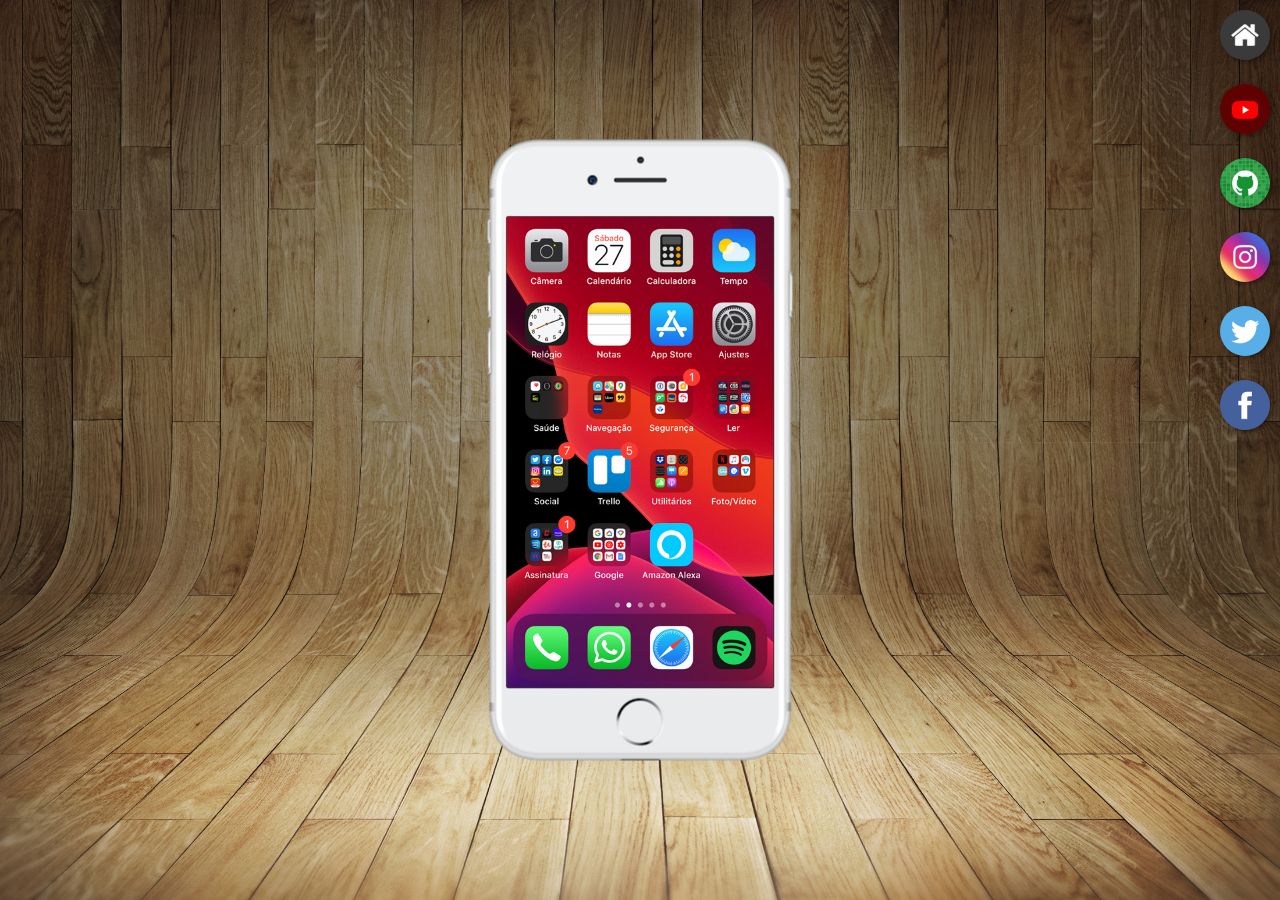
<file: index.html>
<!DOCTYPE html>
<html lang="pt-br">
  <head>
    <meta charset="UTF-8" />
    <meta name="viewport" content="width=device-width, initial-scale=1.0" />
    <title>Projeto Redes Sociais</title>
    <link rel="shortcut icon" href="favicon.ico" type="image/x-icon" />
    <link rel="stylesheet" href="estilos/style.css" />
  </head>
  <body>
    <main>
      <section id="telefone">
        <iframe src="home.html" name="tela" id="tela" frameborder="0"></iframe>
      </section>
      <section id="redes-sociais">
        <a href="home.html" target="tela"><img src="imagens/logo-home.jpg" alt="" /></a
        ><br />
        <a href="youtube.html" target="tela"
          ><img src="imagens/logo-youtube.jpg" alt="" /></a
        ><br />
        <a href="github.html" target="tela"
          ><img src="imagens/logo-github.jpg" alt="" /></a
        ><br />
        <a href="instagram.html" target="tela"
          ><img src="imagens/logo-instagram.jpg" alt="" /></a
        ><br />
        <a href="twitter.html" target="tela"
          ><img src="imagens/logo-twitter.jpg" alt="" /></a
        ><br />
        <a href="facebook.html" target="tela"
          ><img src="imagens/logo-facebook.jpg" alt=""
        /></a>
      </section>
    </main>
  </body>
</html>
</file>
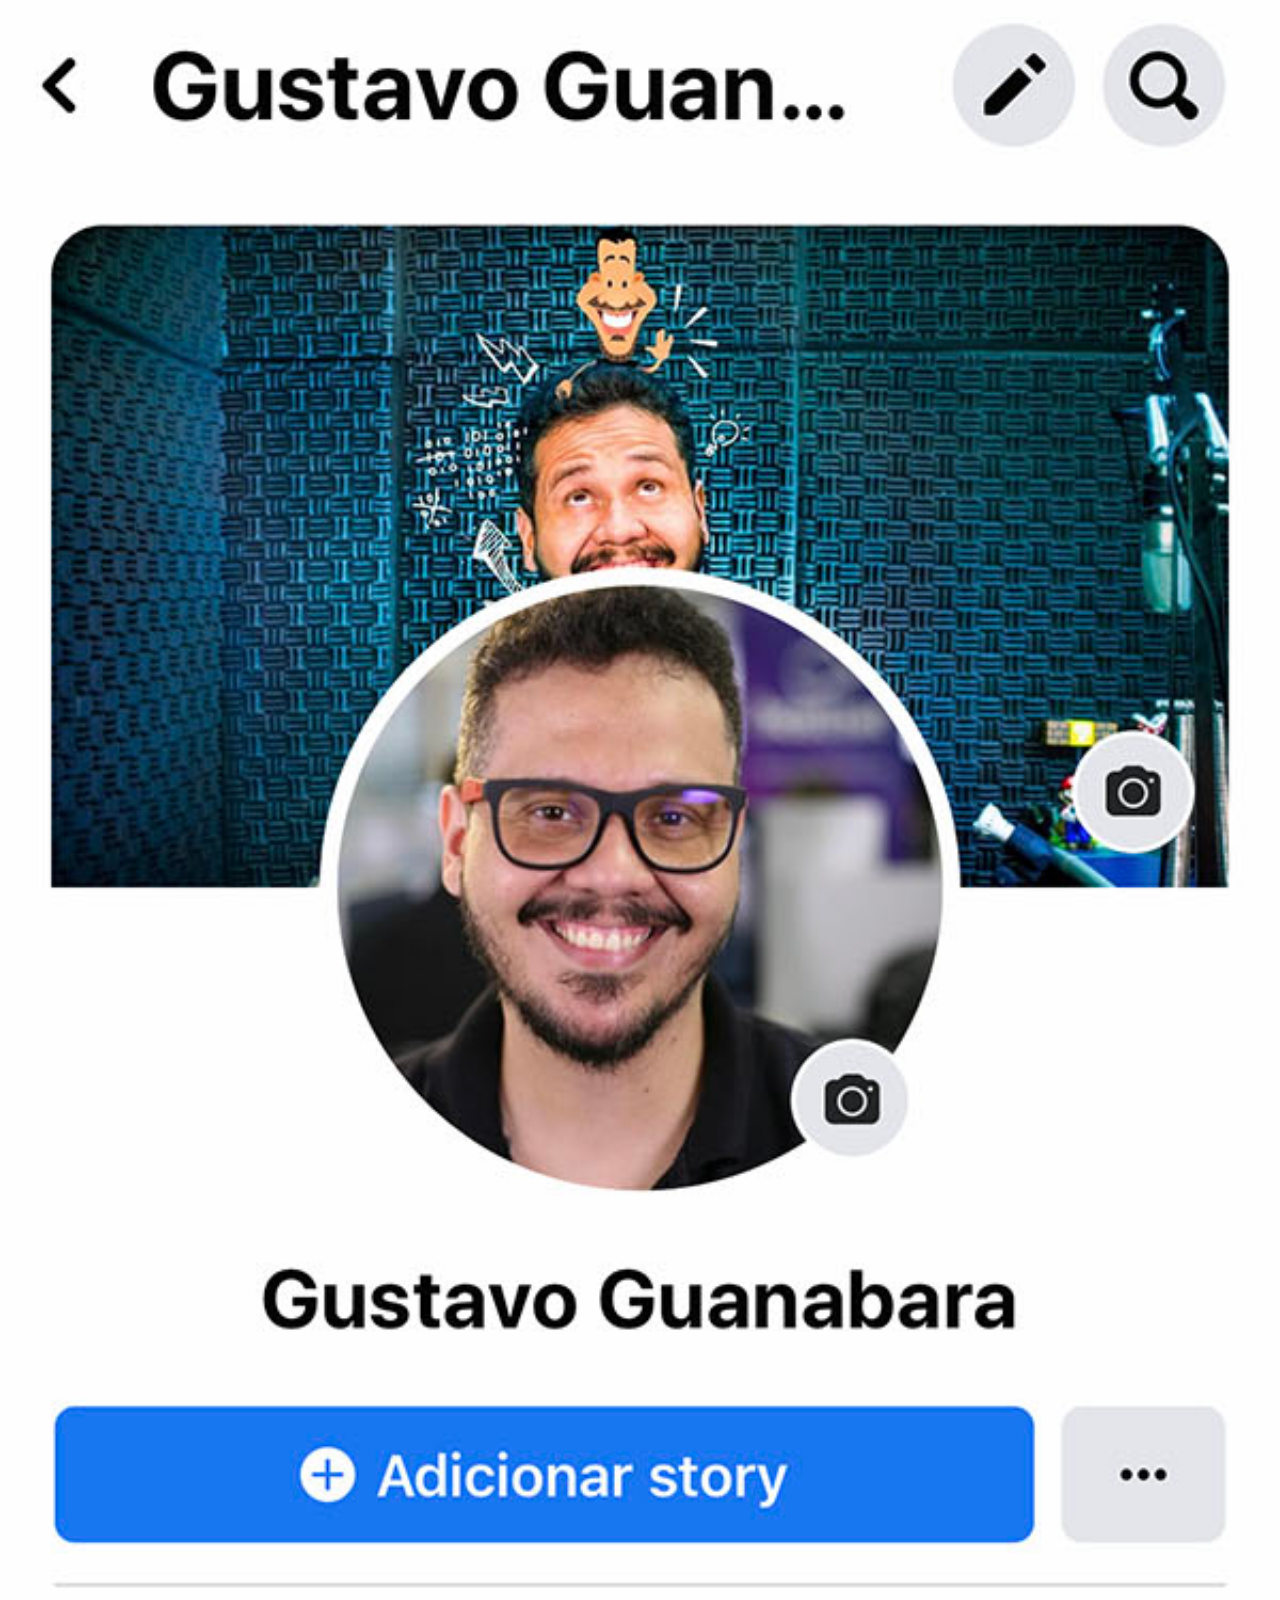
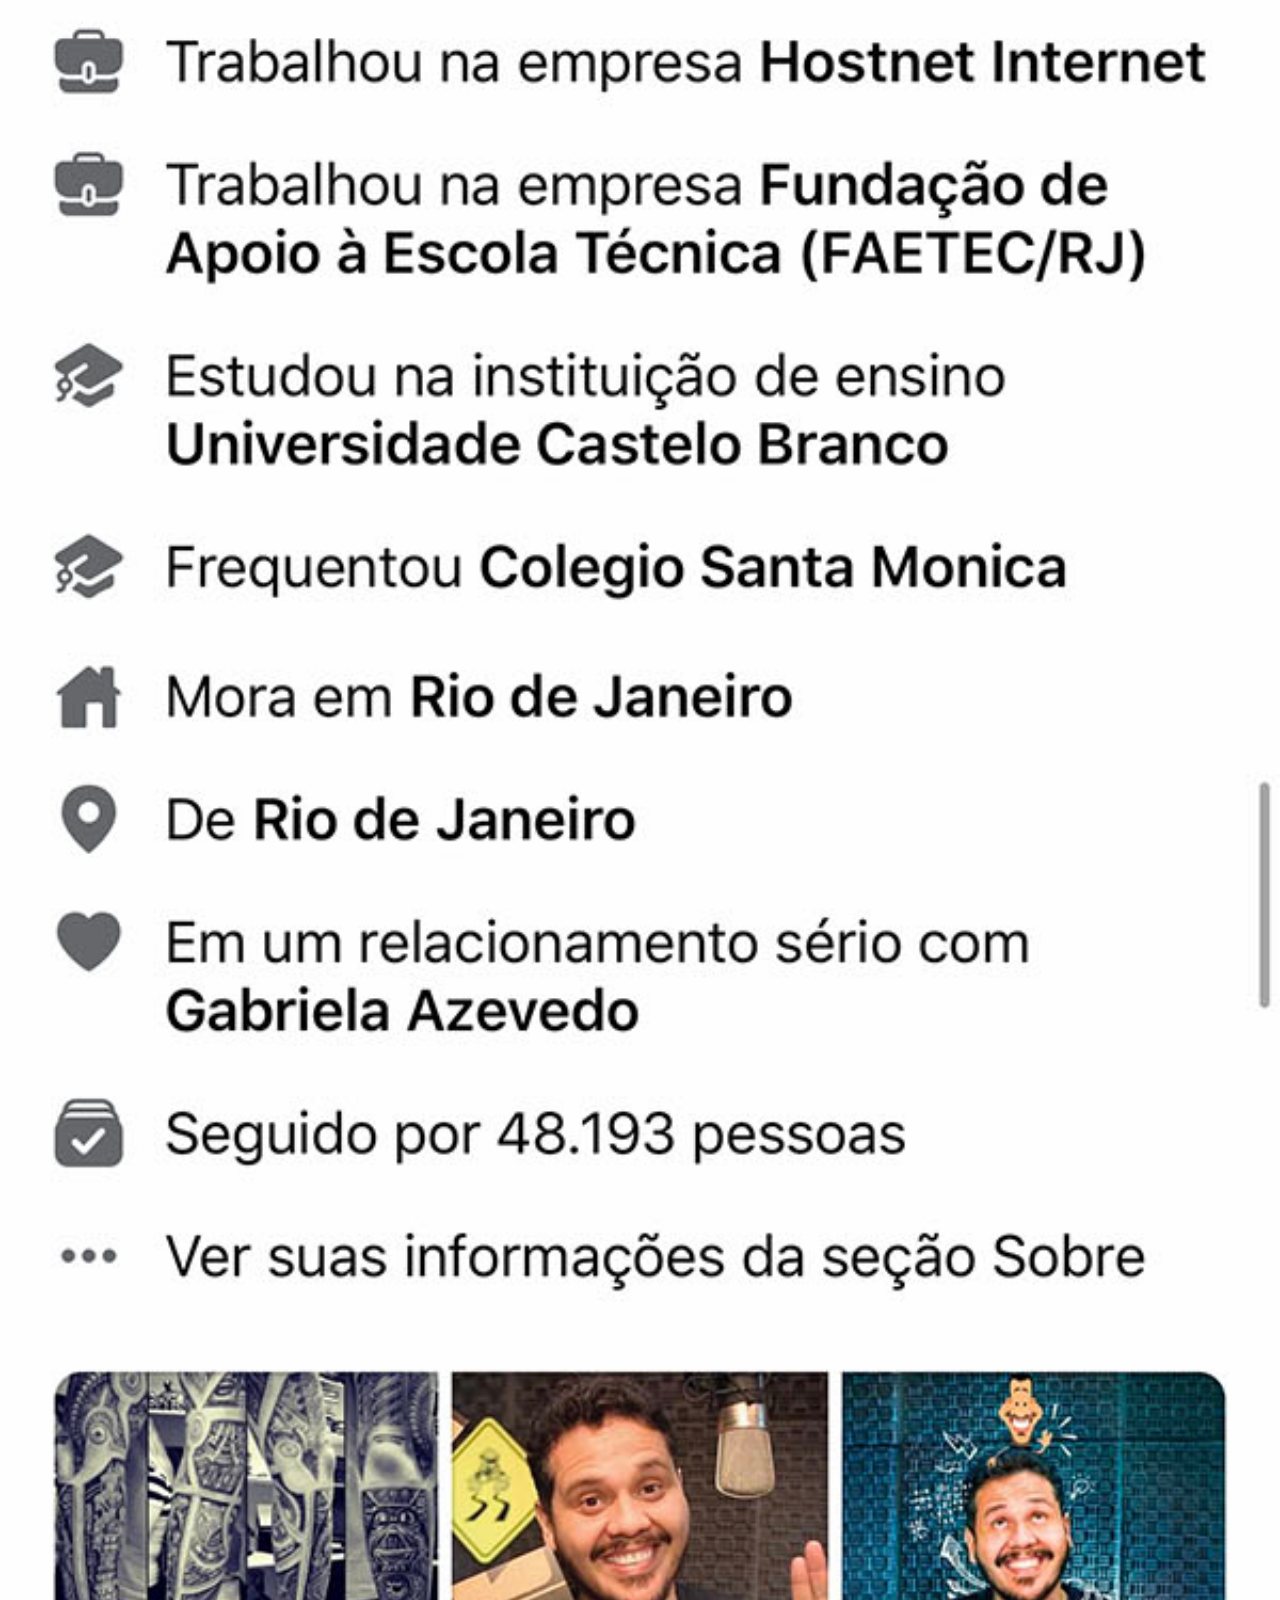
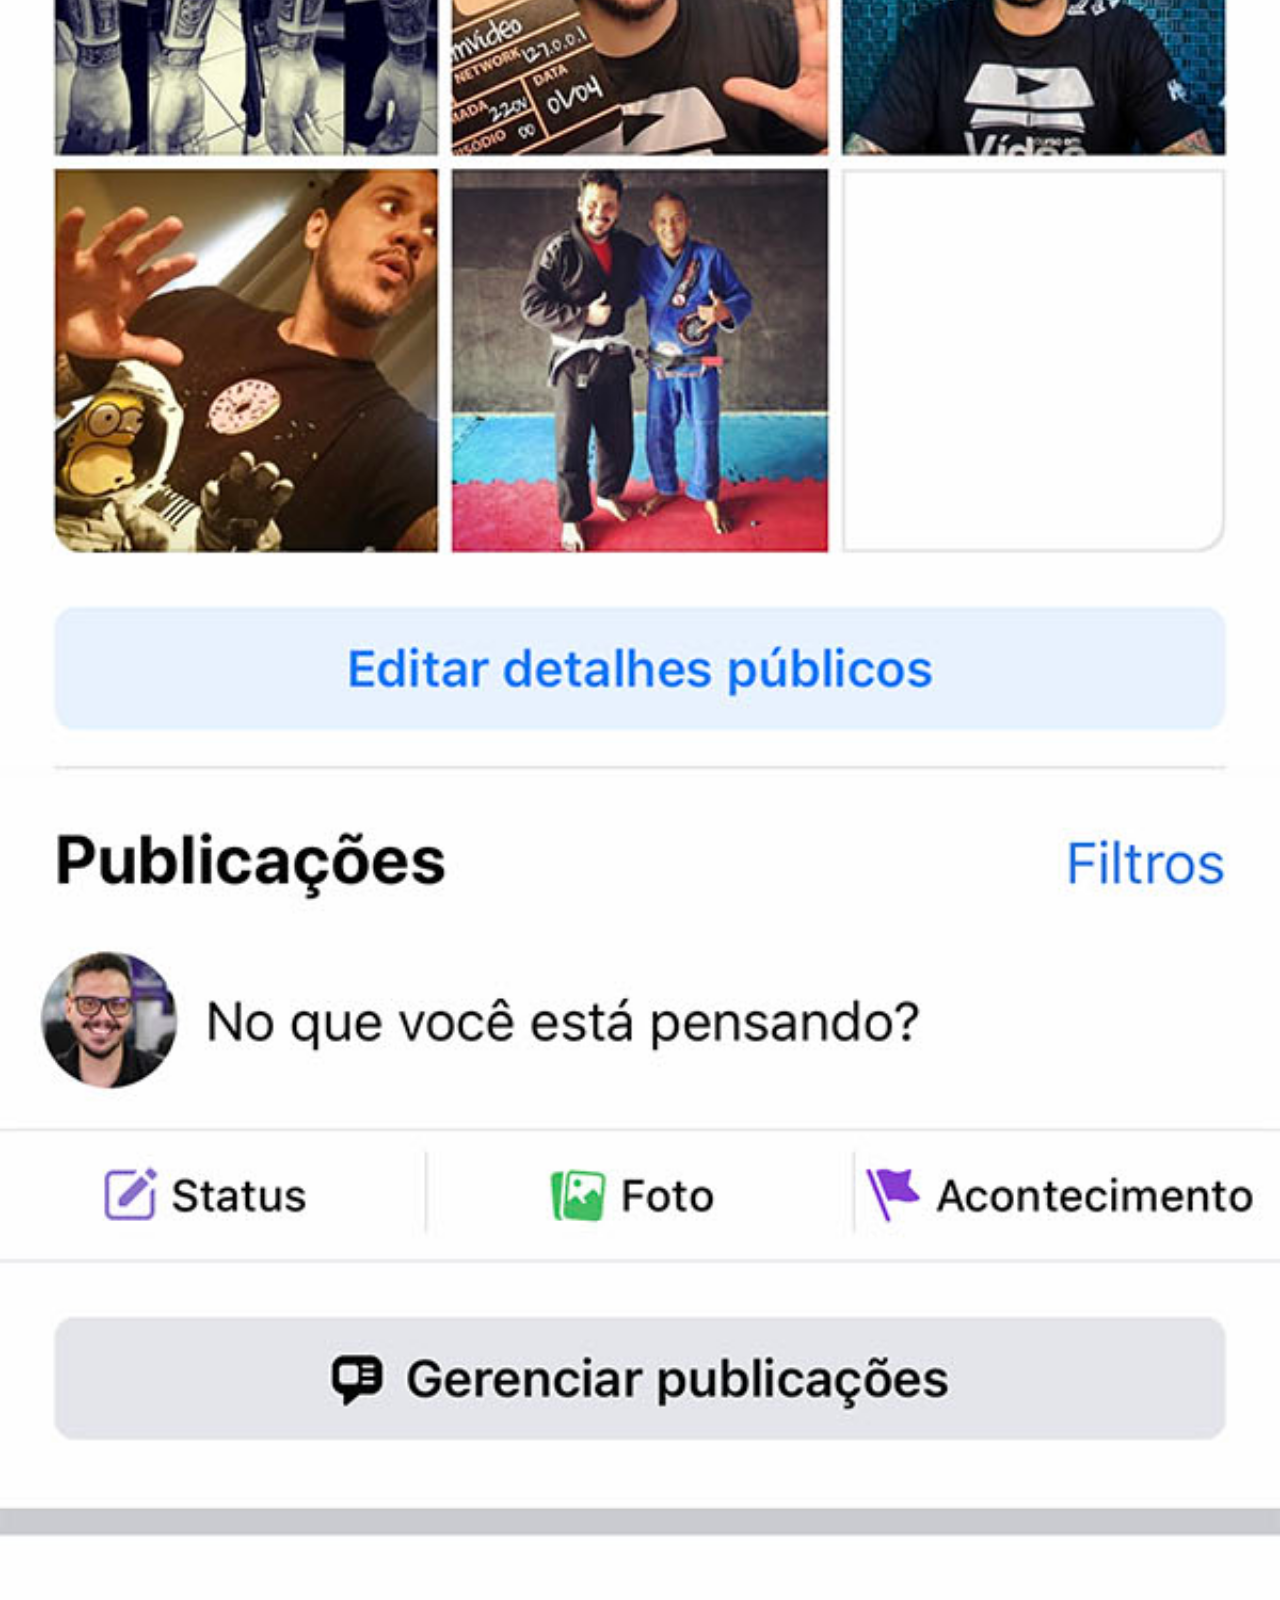
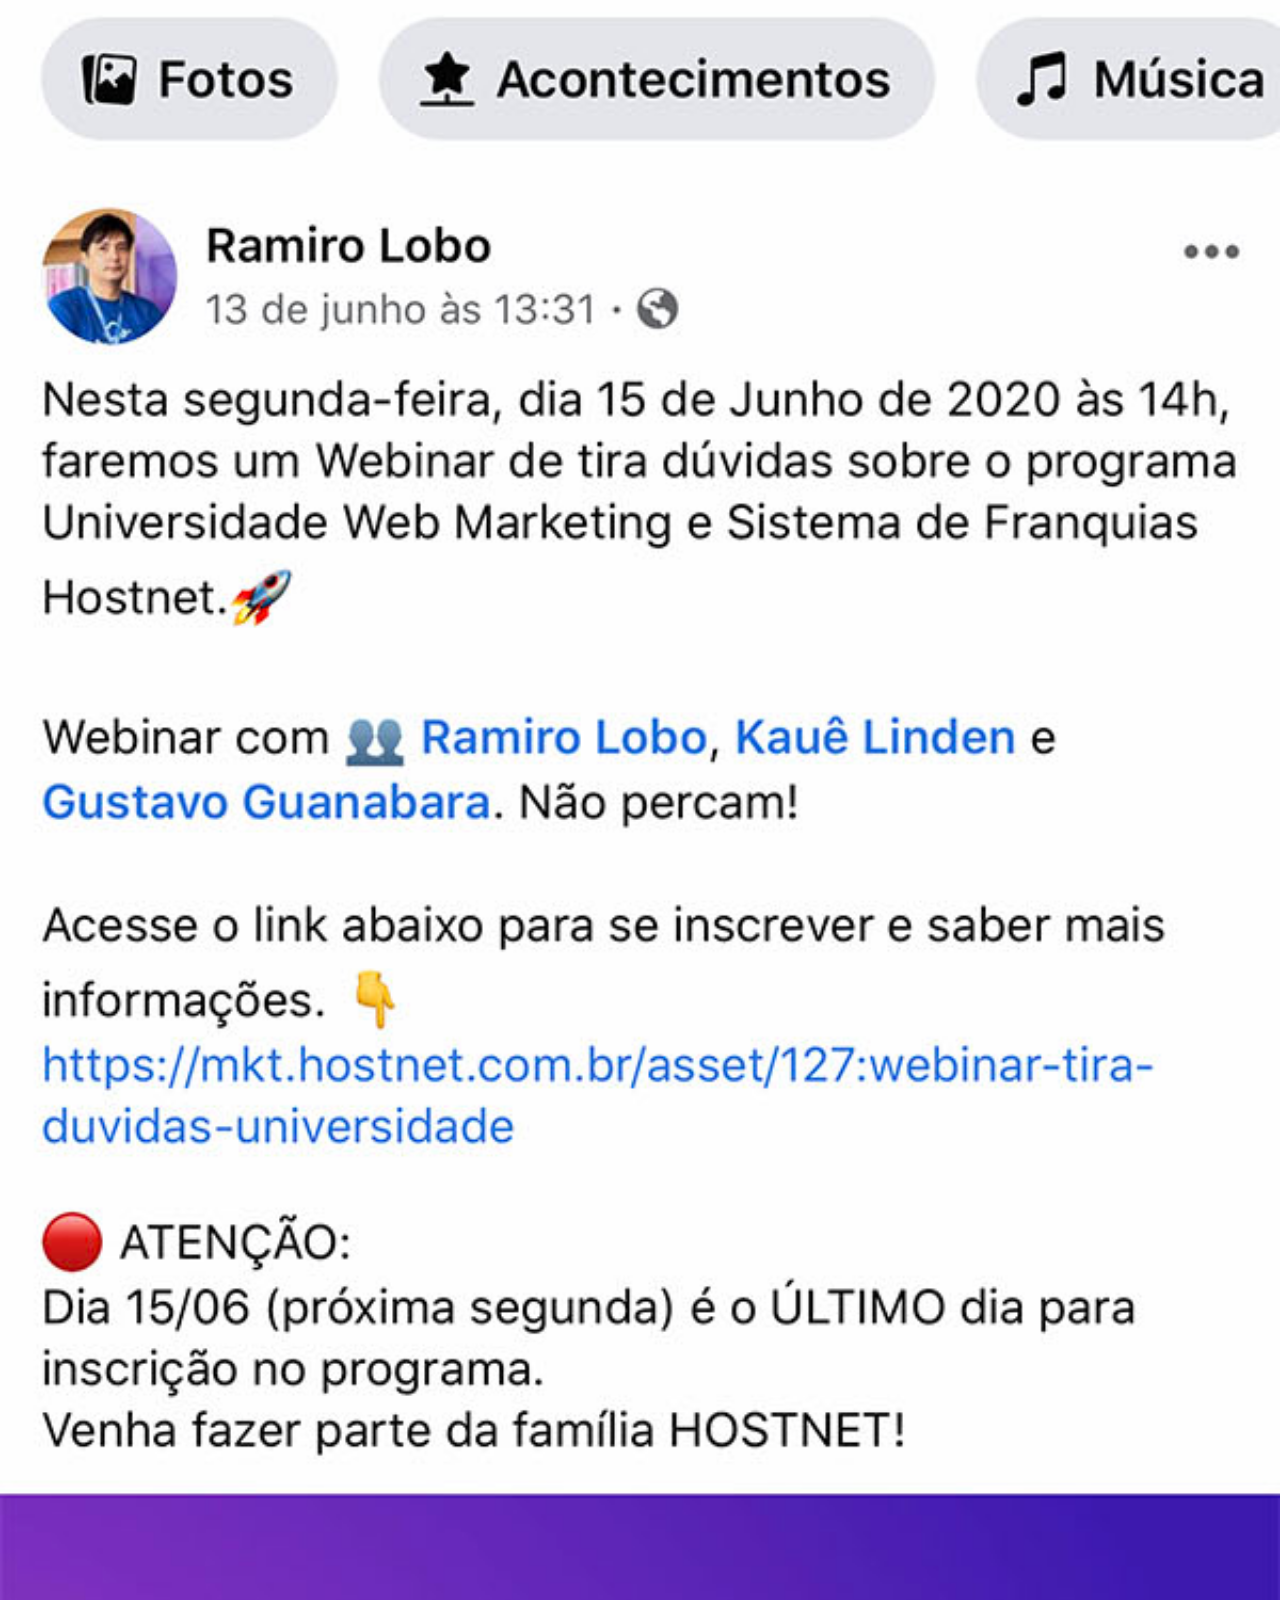
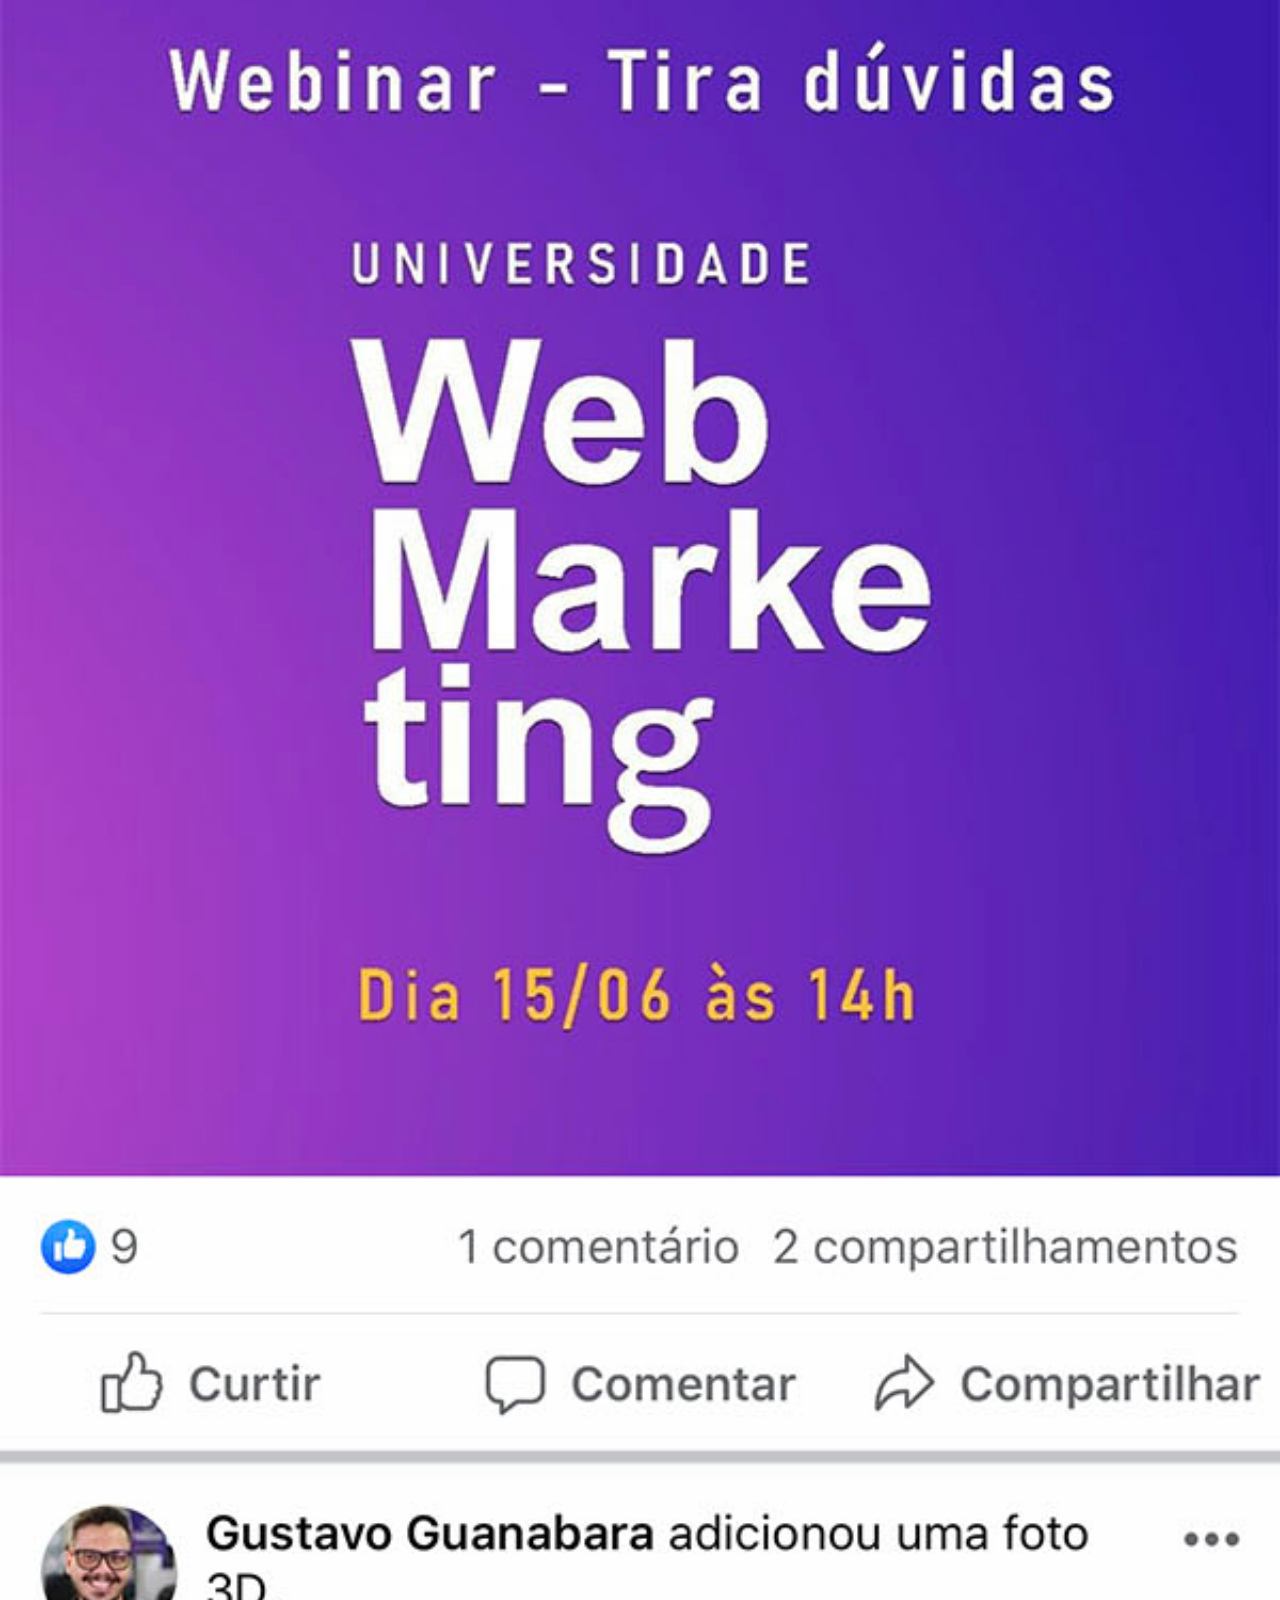
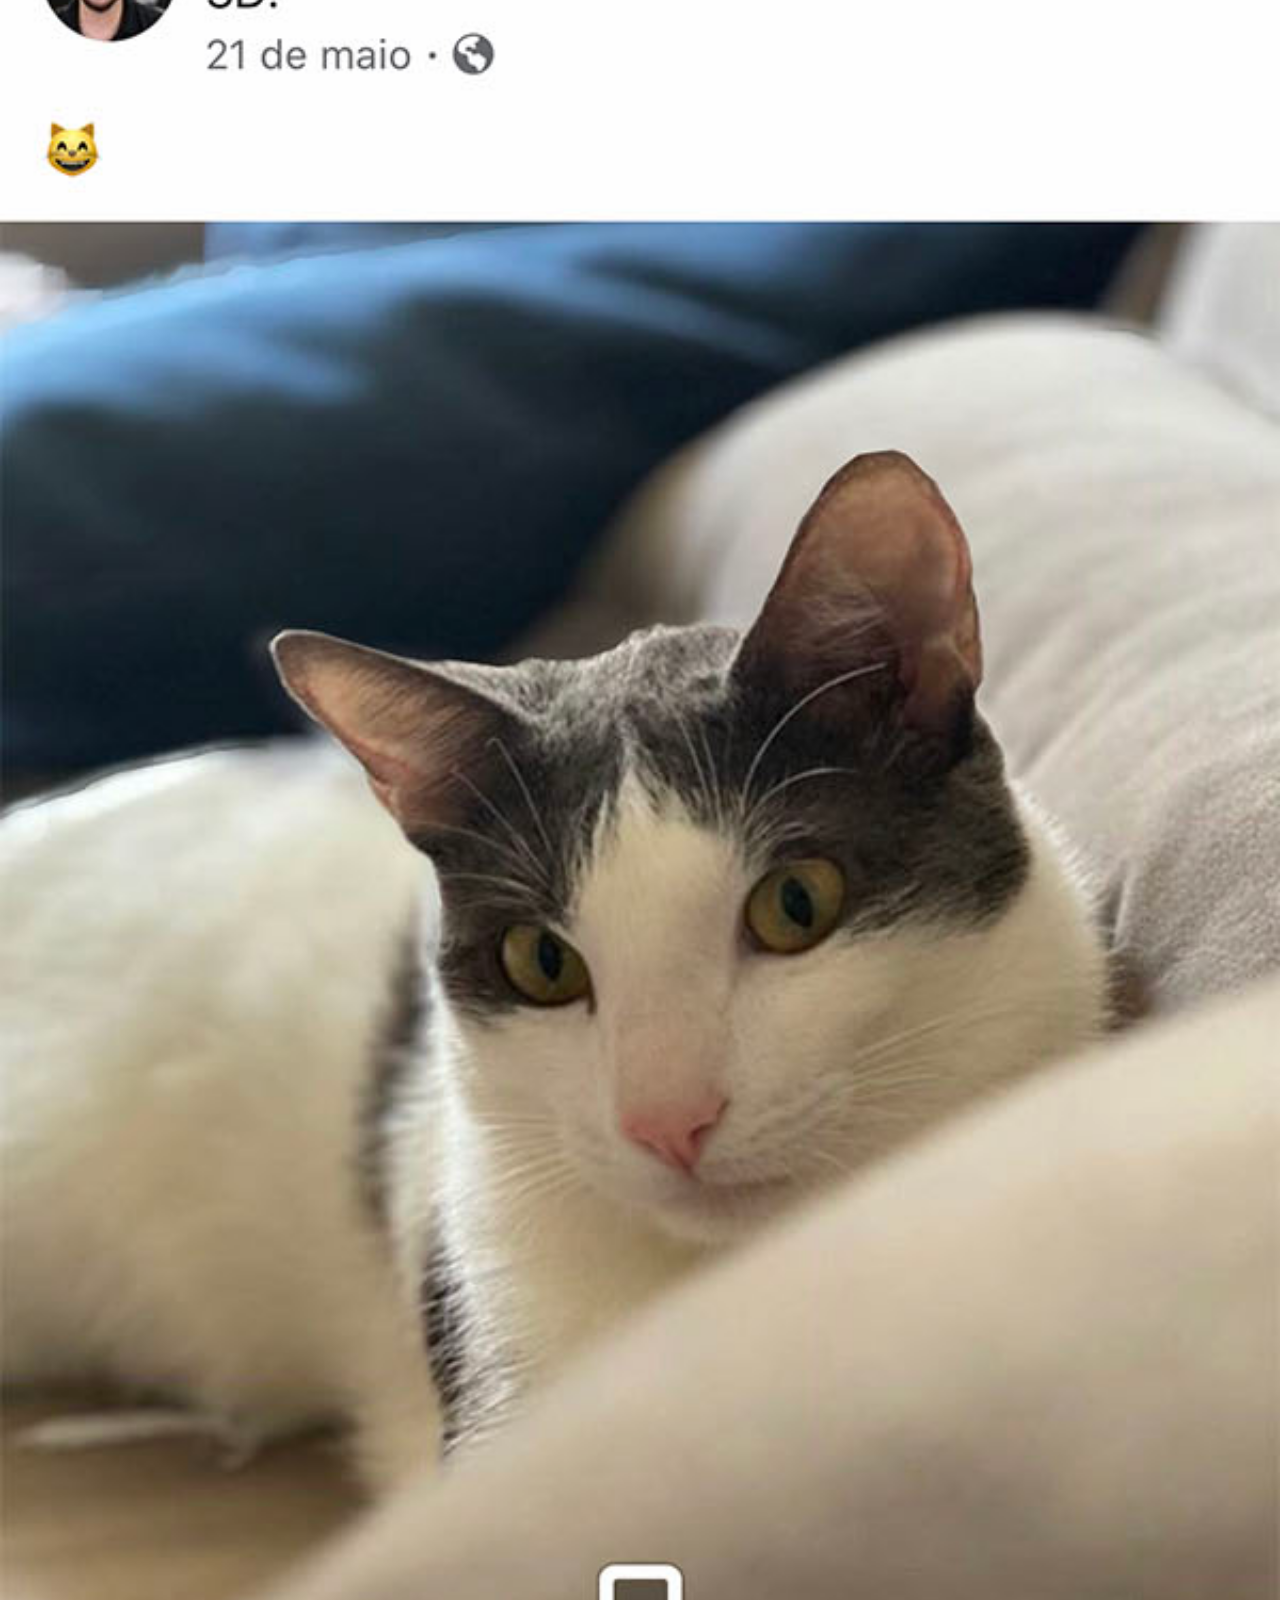
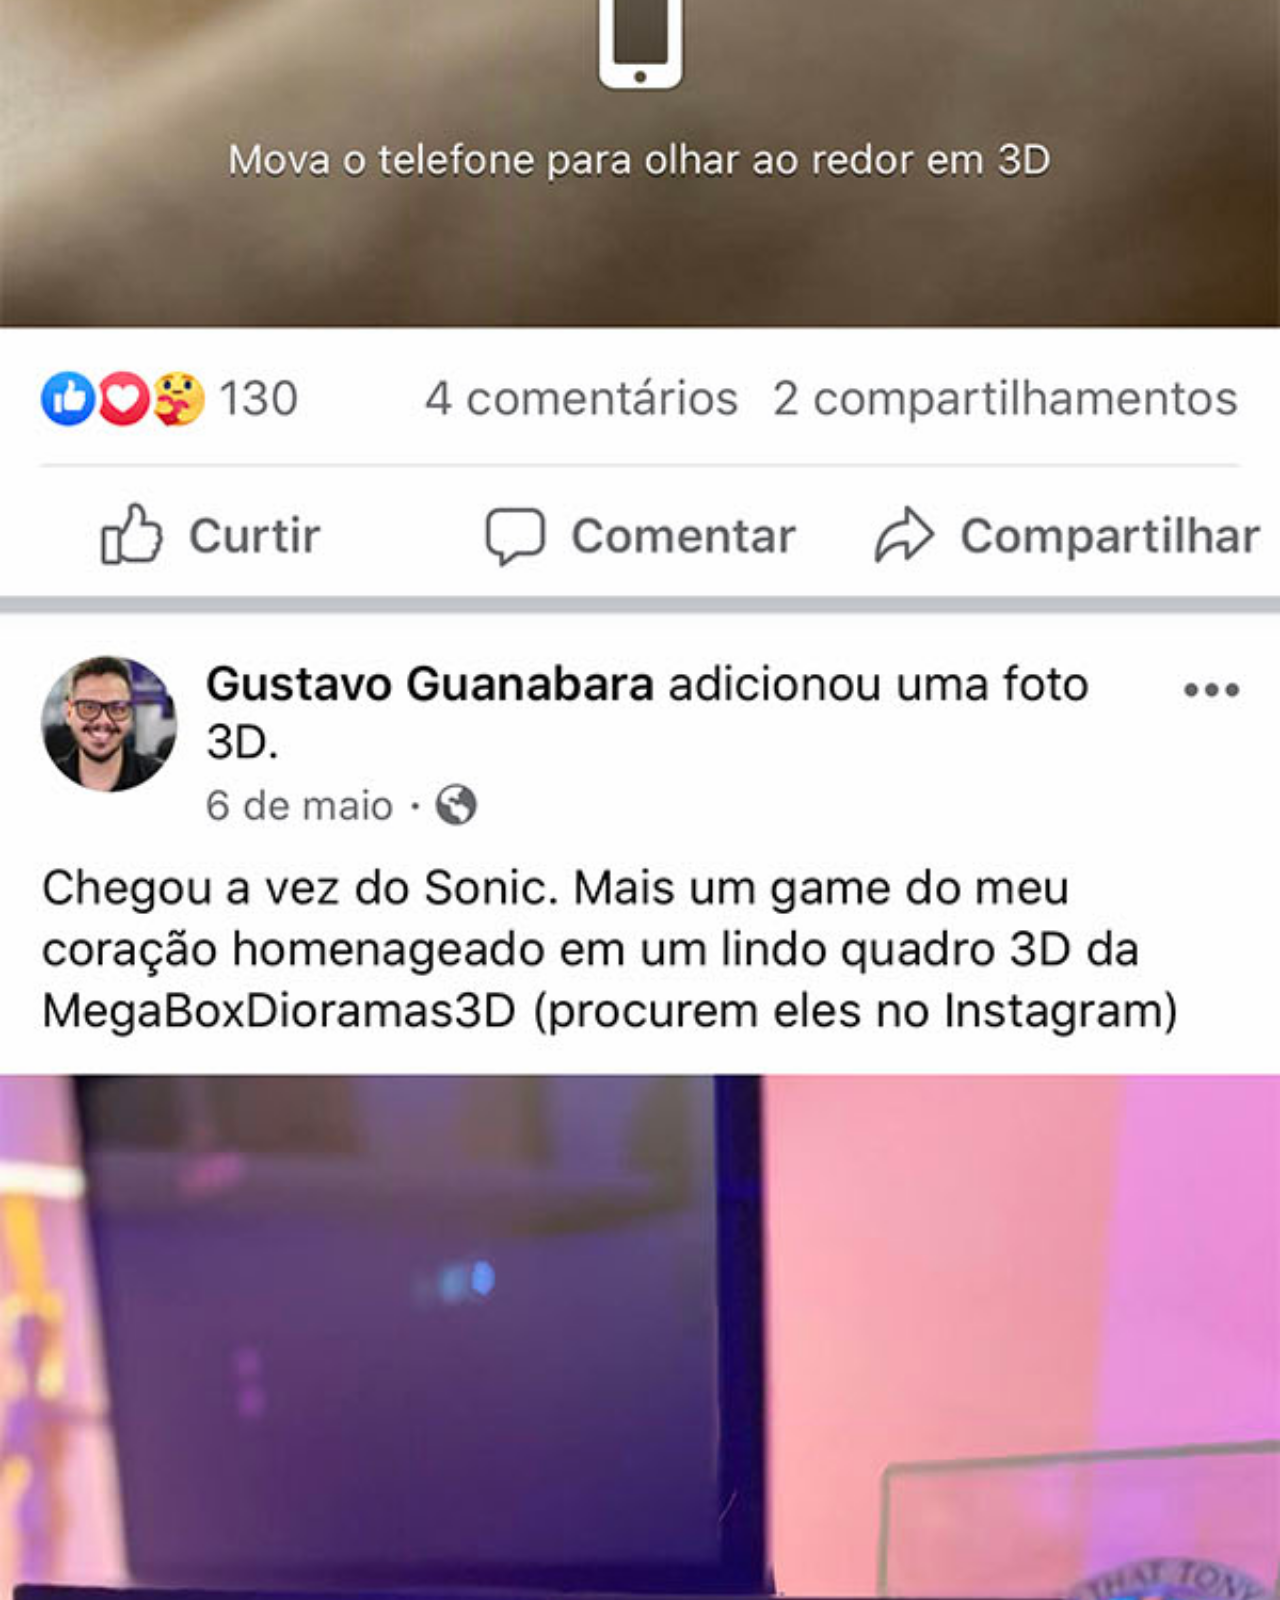
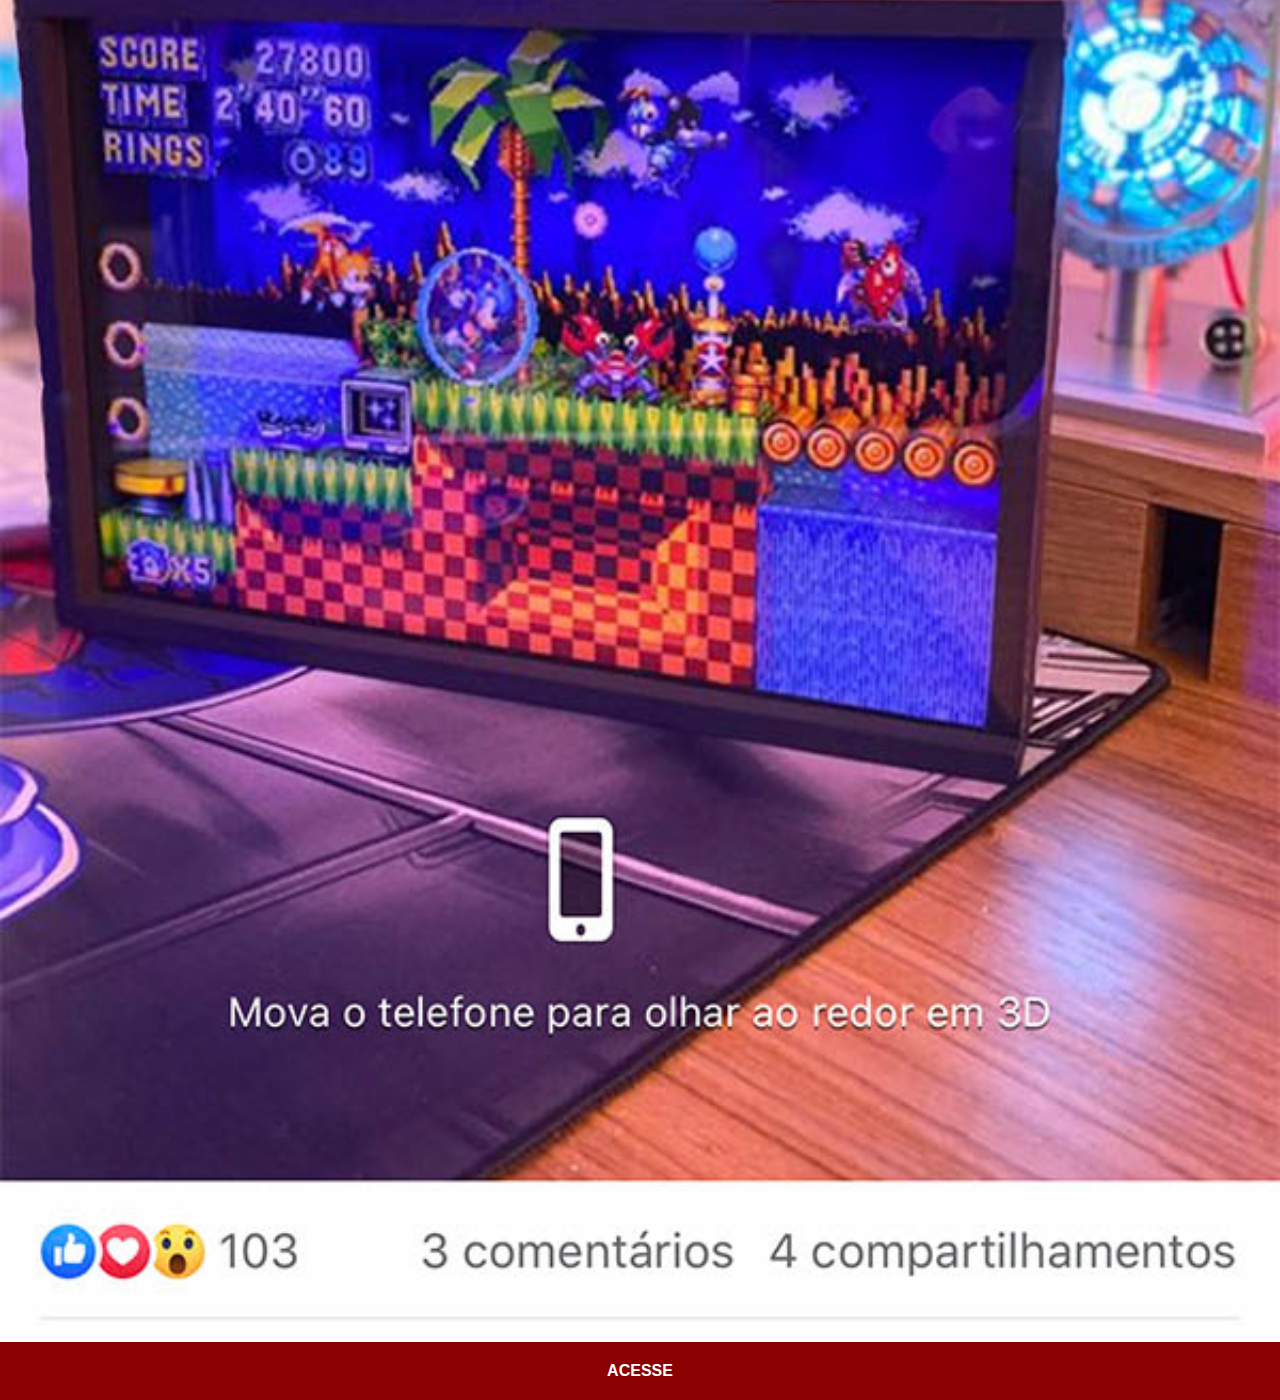
<file: facebook.html>
<!DOCTYPE html>
<html lang="pt-br">
<head>
    <meta charset="UTF-8">
    <meta name="viewport" content="width=device-width, initial-scale=1.0">
    <title>Facebook</title>
    <link rel="stylesheet" href="estilos/social.css">
</head>
<body>
    <img src="imagens/tela-facebook.jpg" alt="Facebook">
    <a href="https://www.facebook.com/profile.php?id=100093625400617" target="_blank">ACESSE</a>
</body>
</html>
</file>
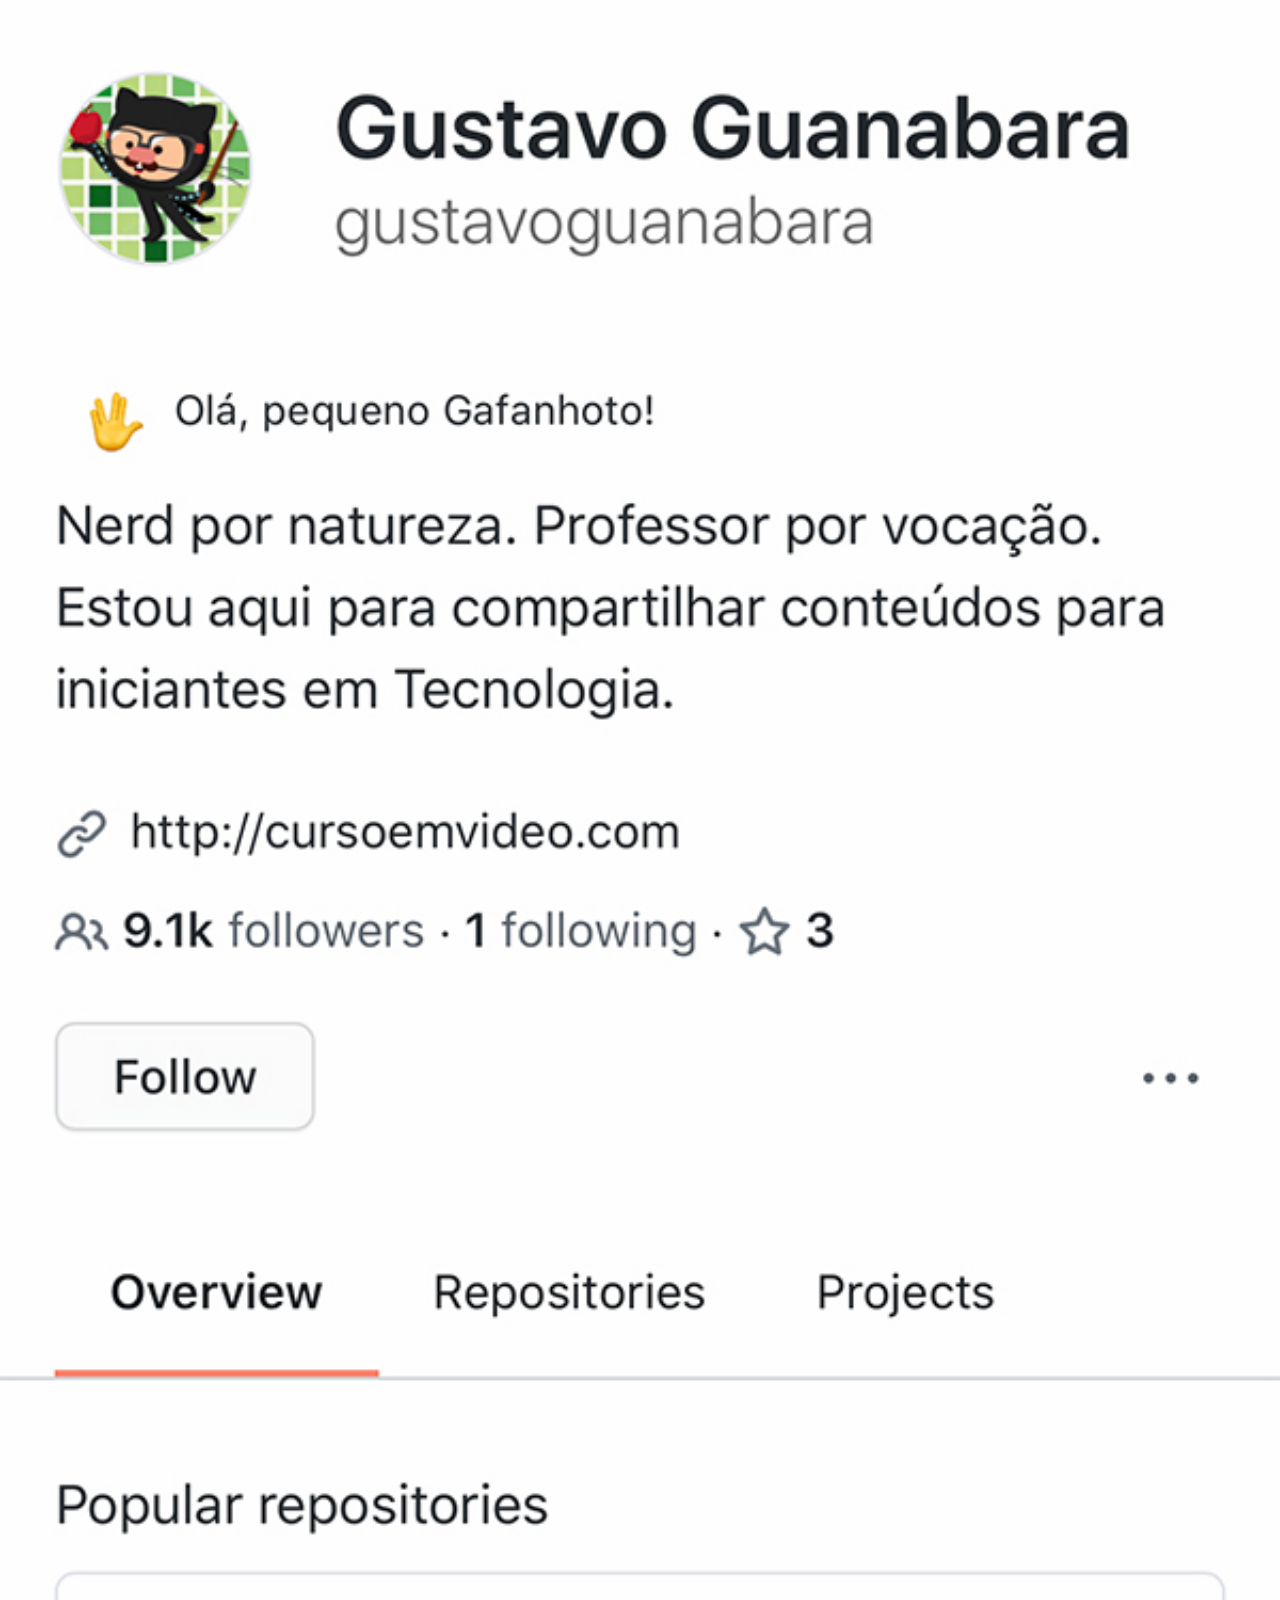
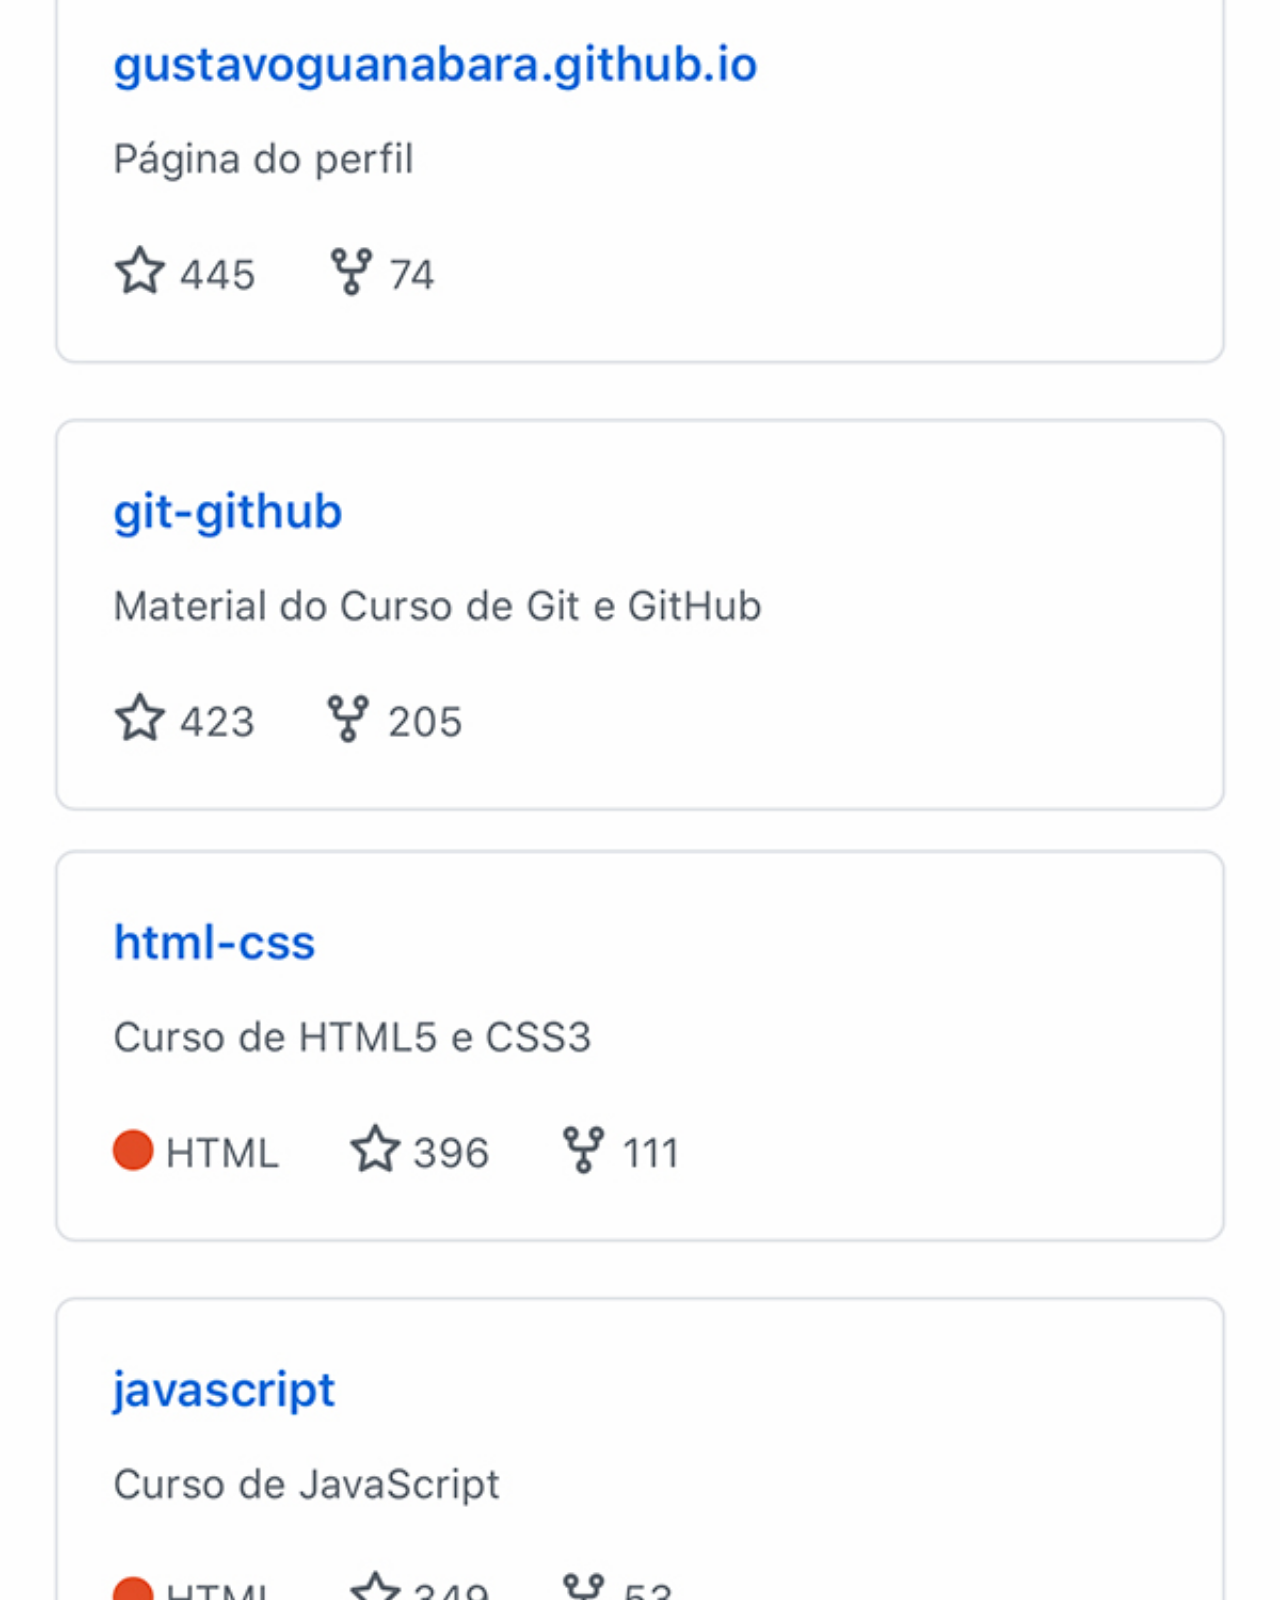
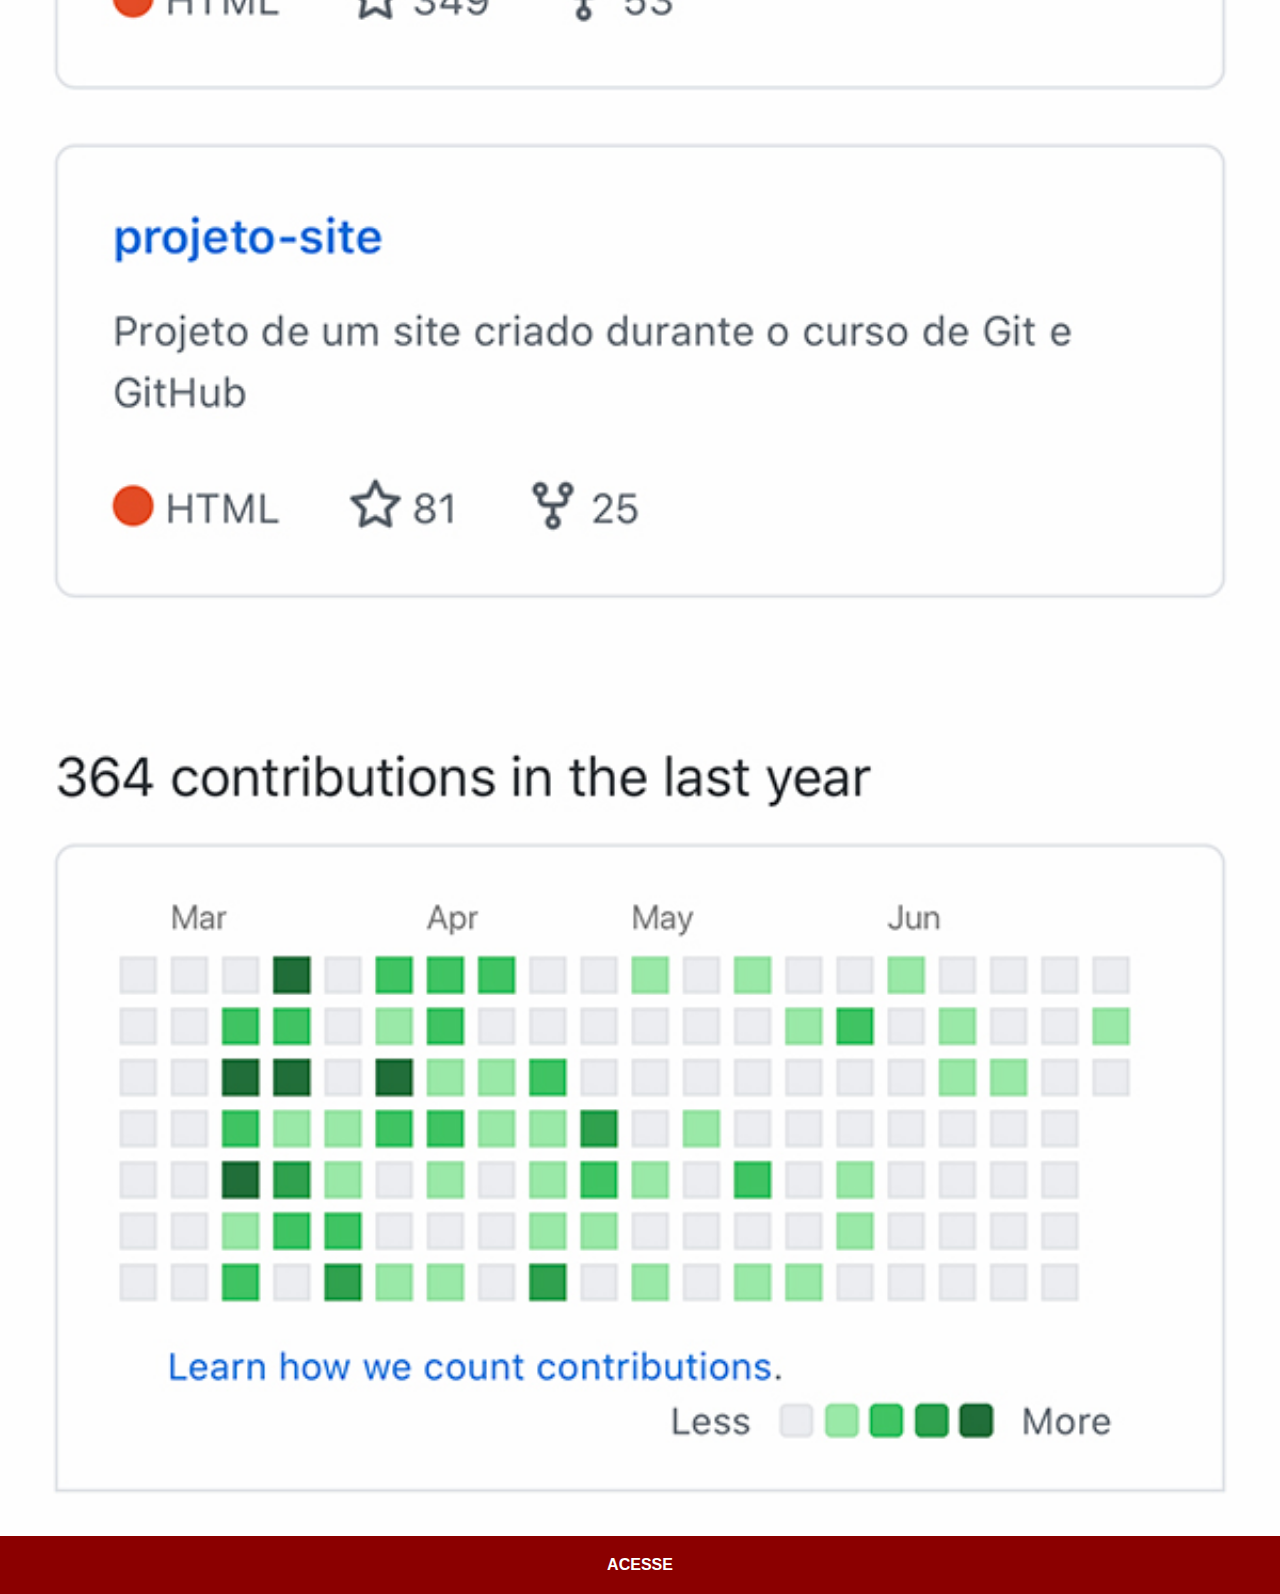
<file: github.html>
<!DOCTYPE html>
<html lang="en">
<head>
    <meta charset="UTF-8">
    <meta name="viewport" content="width=device-width, initial-scale=1.0">
    <title>GitHub</title>
    <link rel="stylesheet" href="estilos/social.css">
</head>
<body>
    <img src="imagens/tela-github.jpg" alt="GitHub">
    <a href="https://github.com/DiegoMarcato" target="_blank">ACESSE</a>
</body>
</html>
</file>
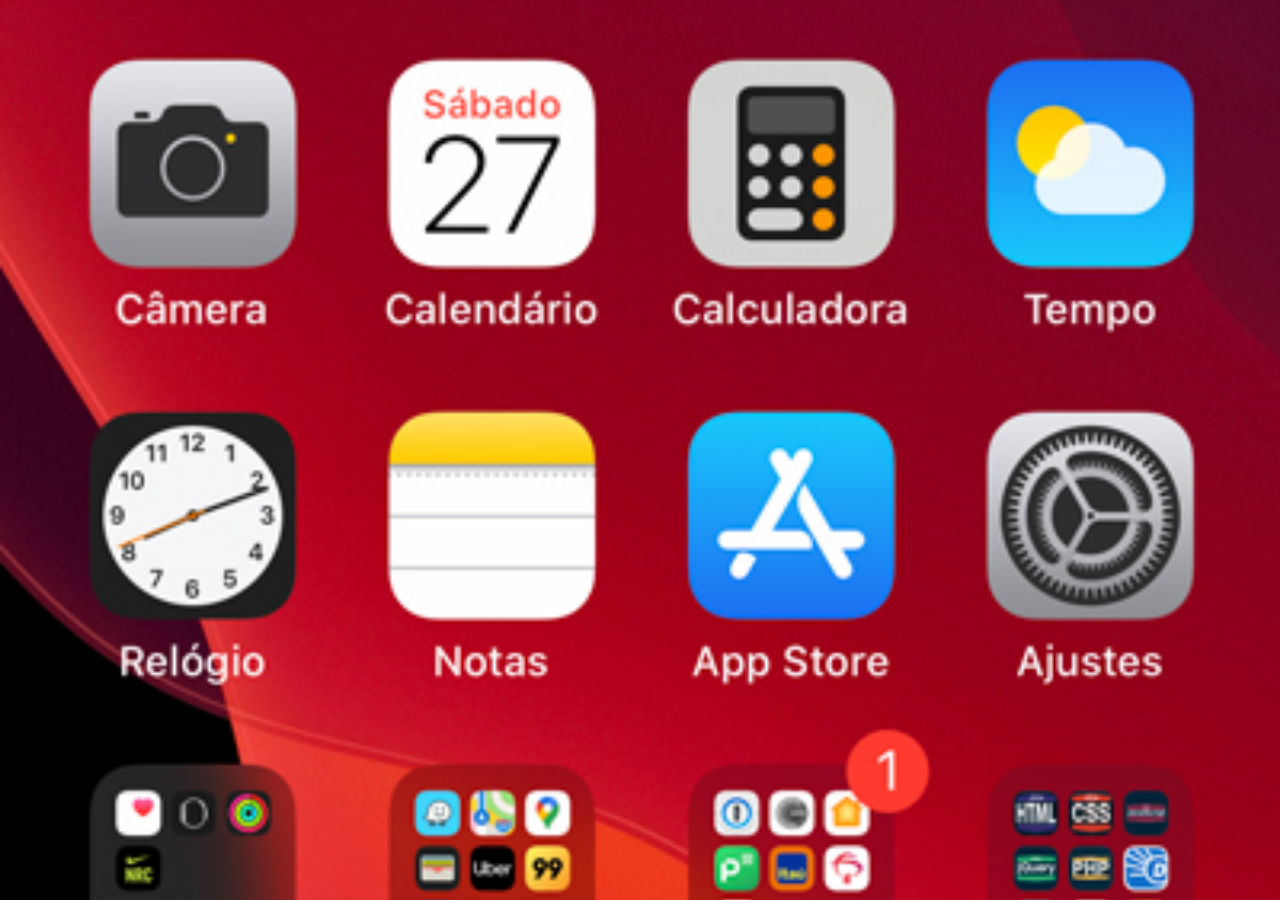
<file: home.html>
<!DOCTYPE html>
<html lang="pt-br">
<head>
    <meta charset="UTF-8">
    <meta name="viewport" content="width=device-width, initial-scale=1.0">
    <title>Home</title>
    <style>
        *{
            margin: 0px;
            padding: 0px;
        }

        body{
            width: 100vw;
            height: 100vh;
            background:black url(imagens/tela-home.jpg) no-repeat top center;
            background-size: cover;
        }
    </style>
</head>
<body>
    
</body>
</html>
</file>
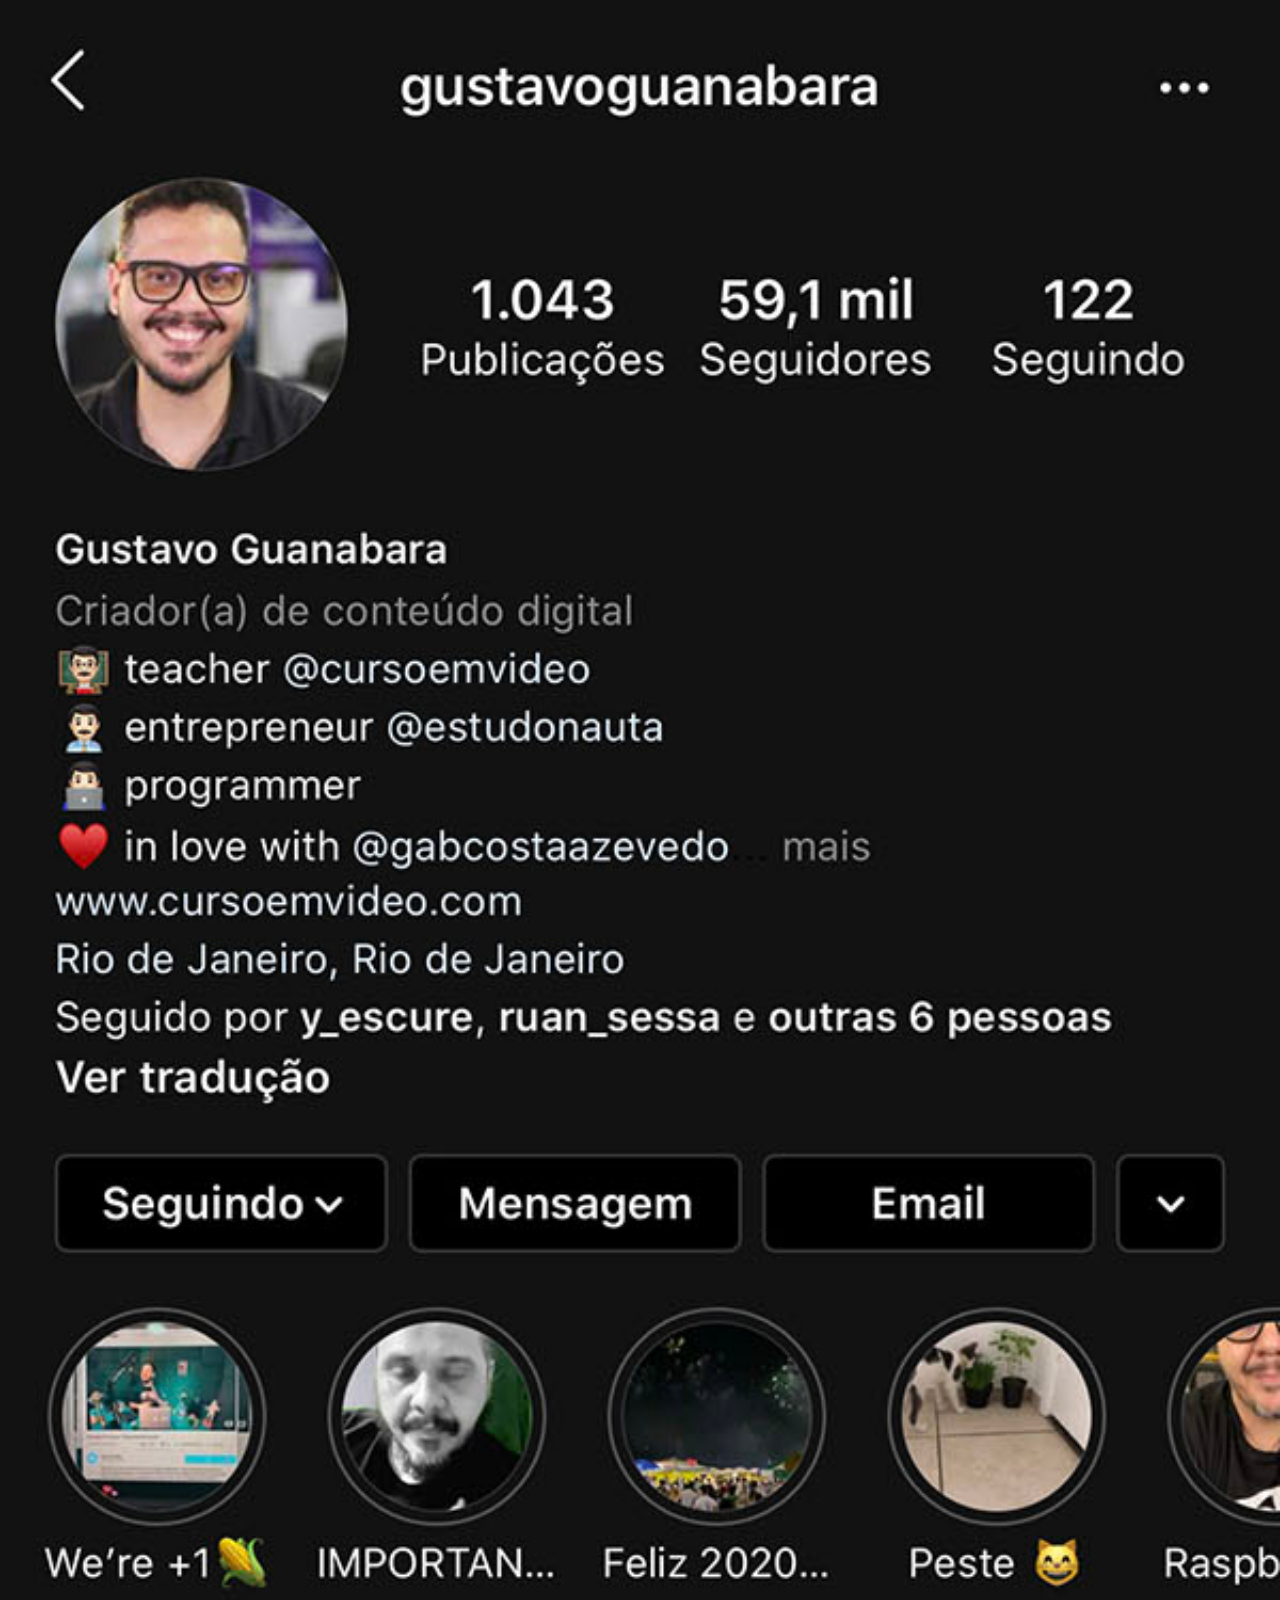
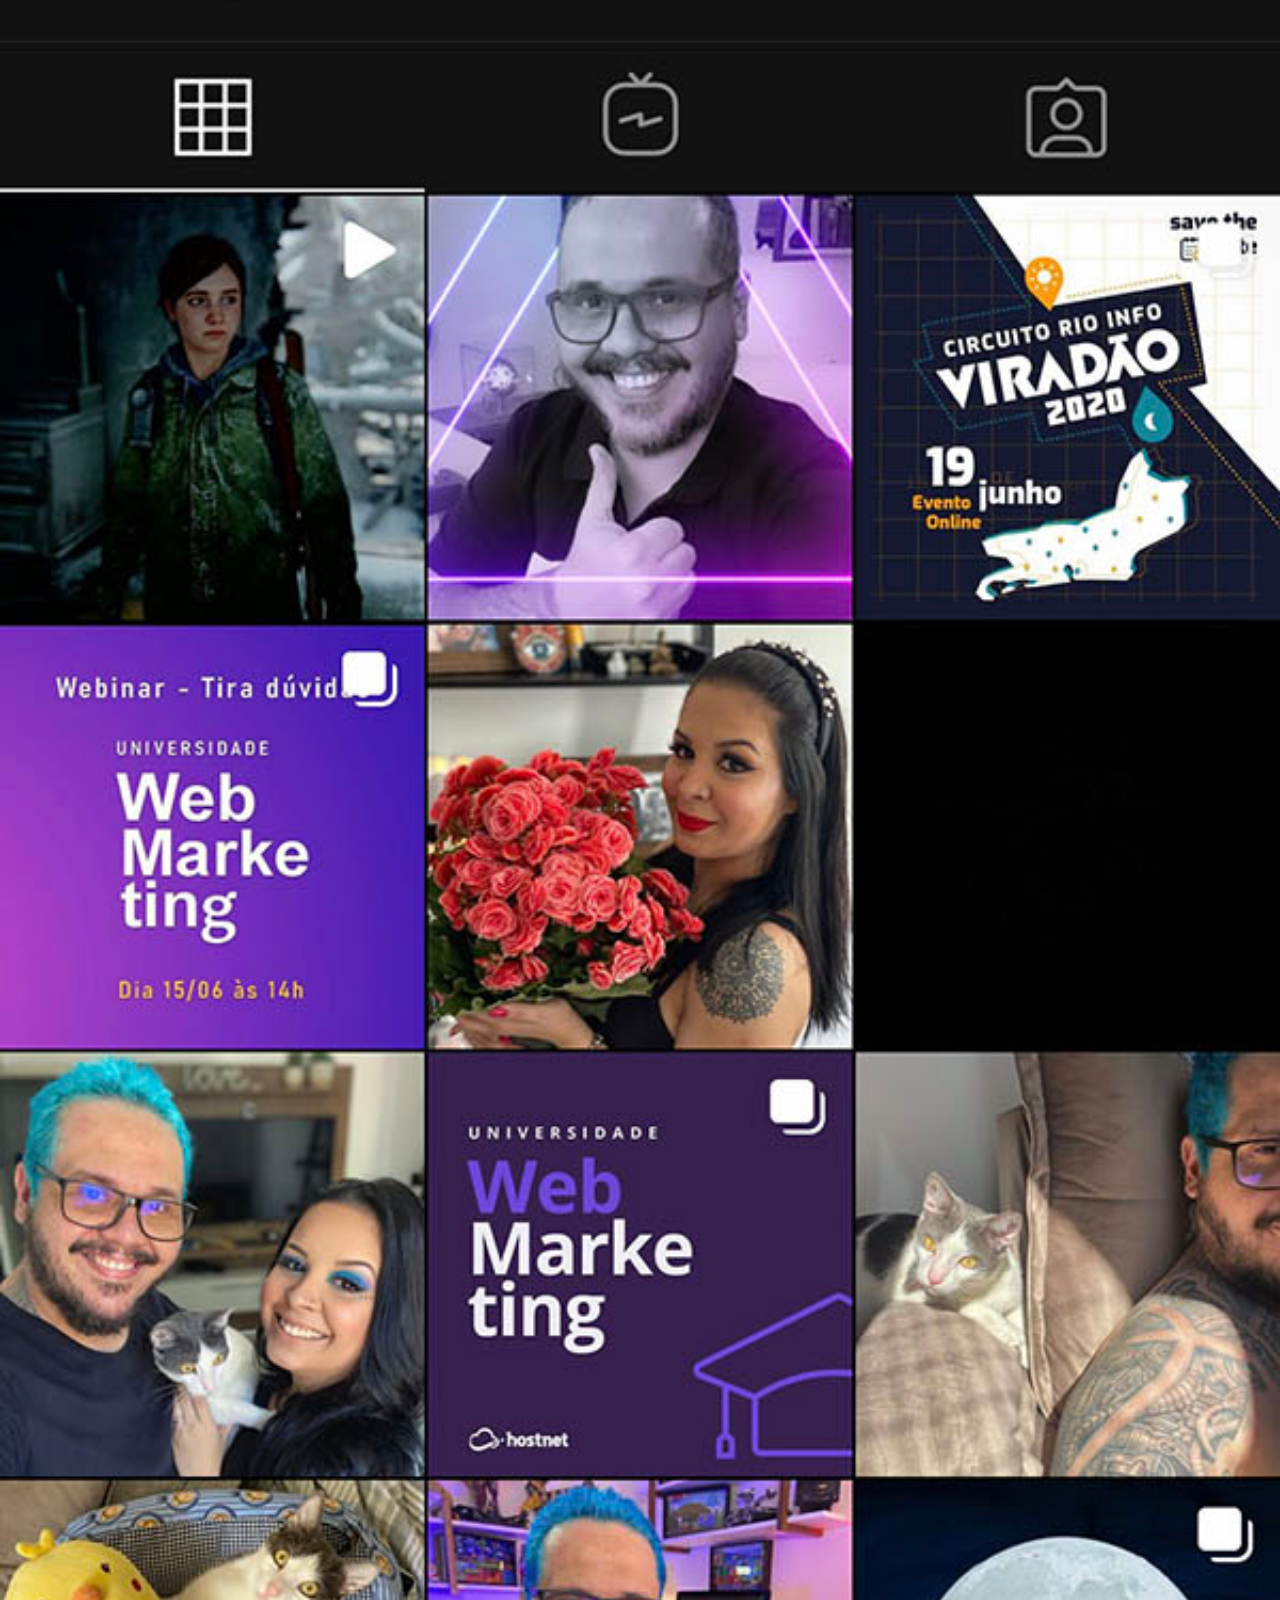
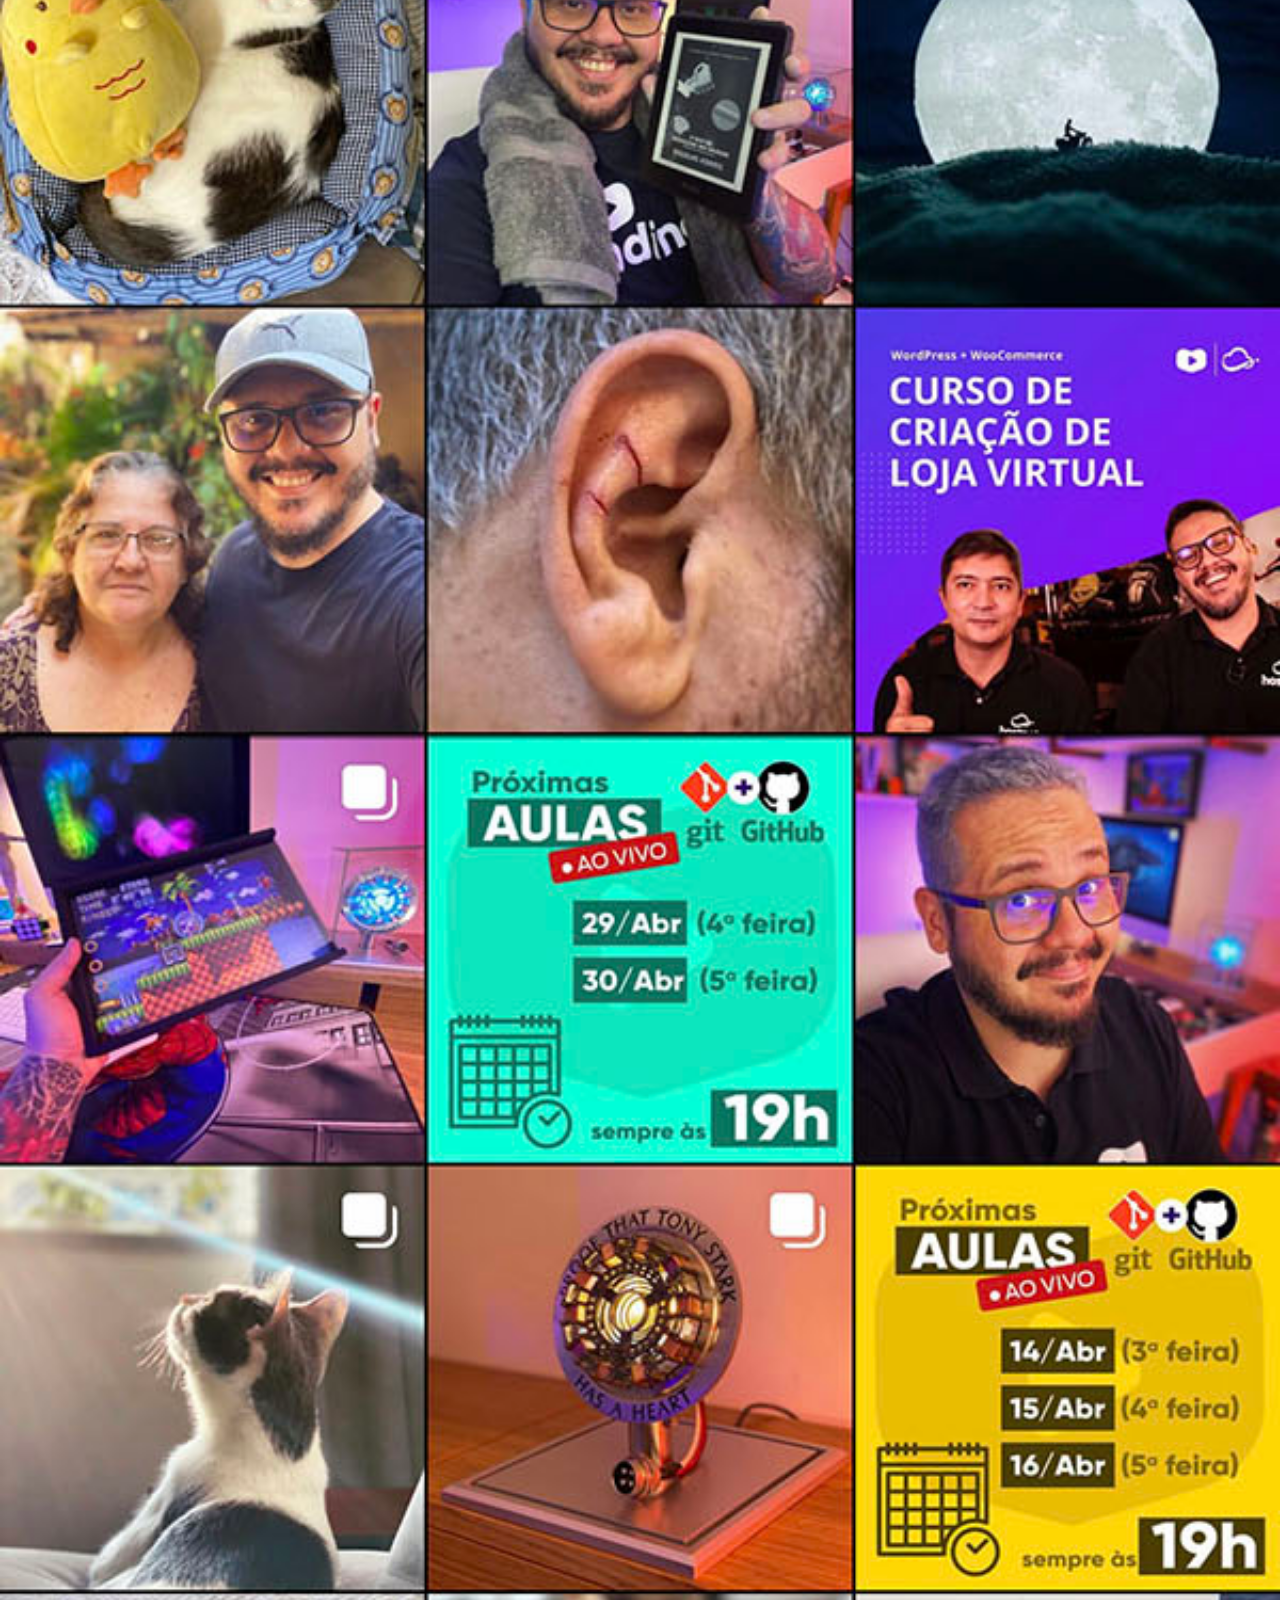
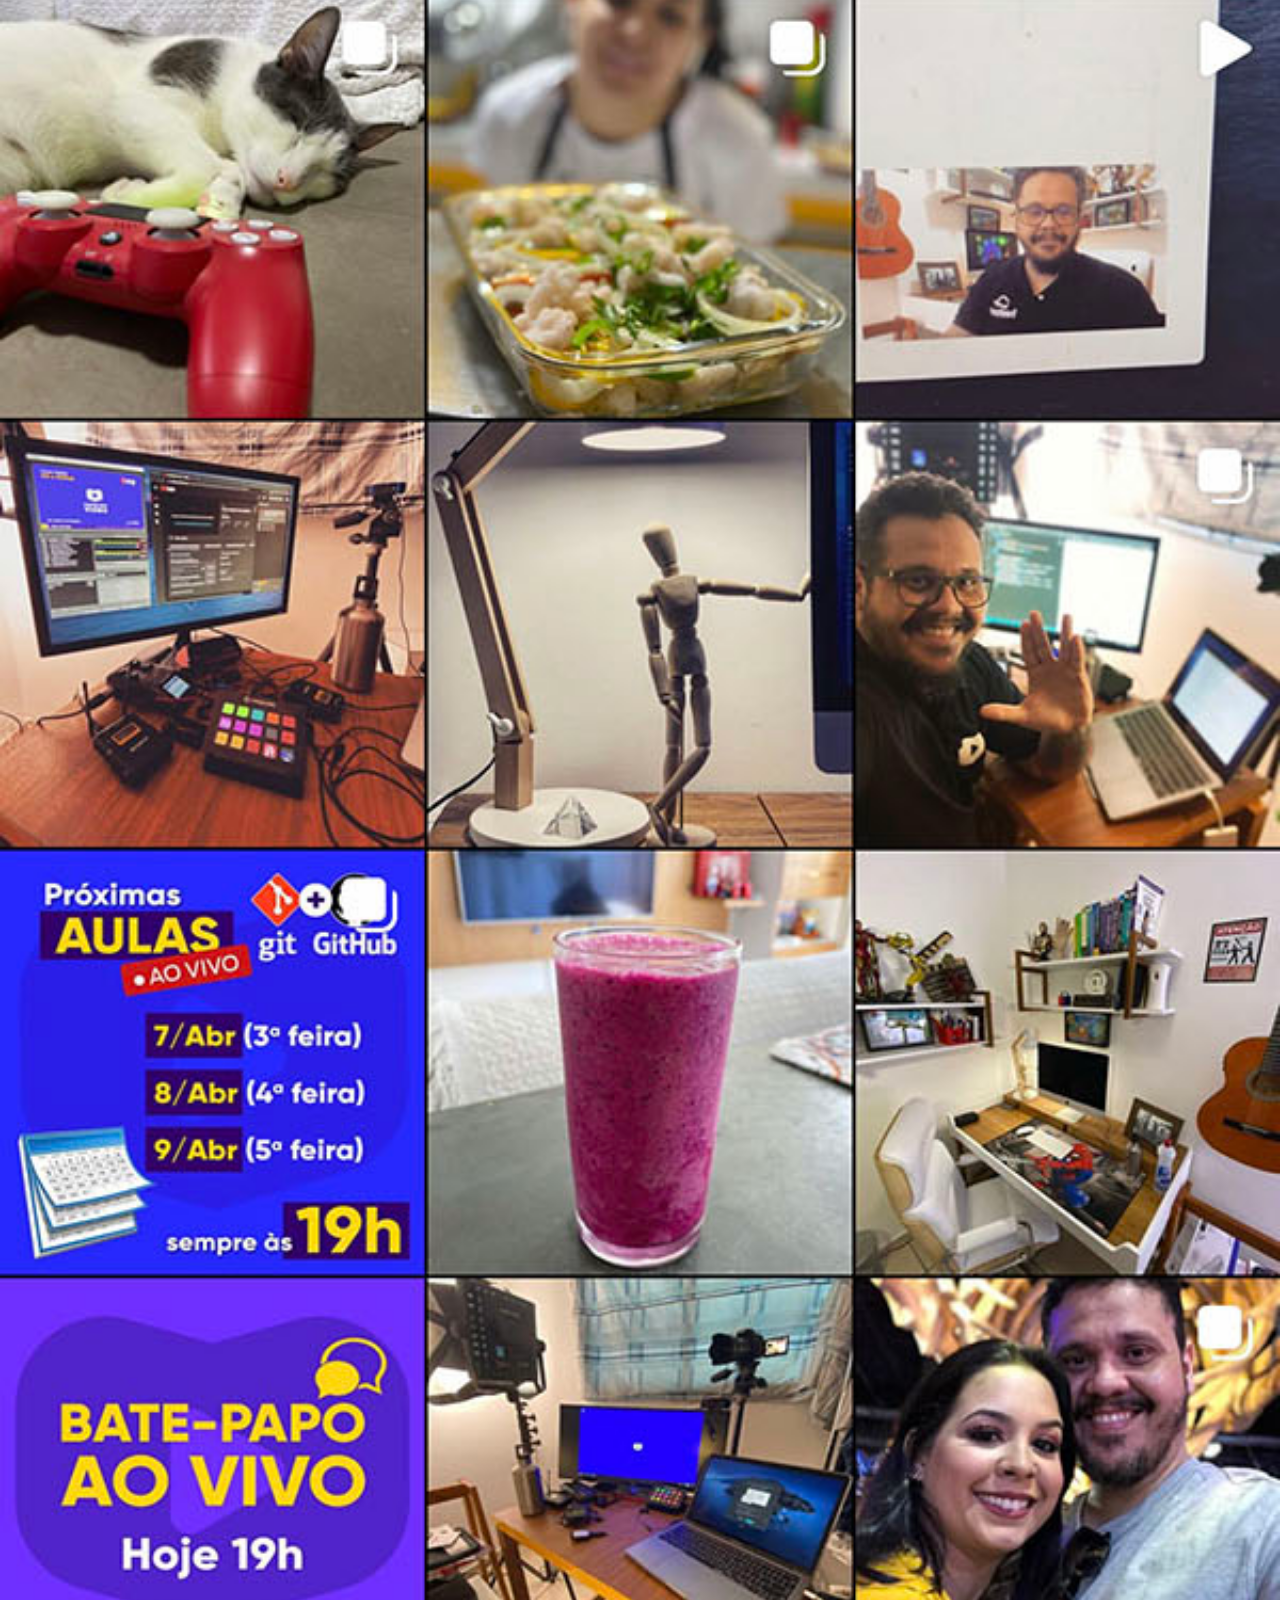
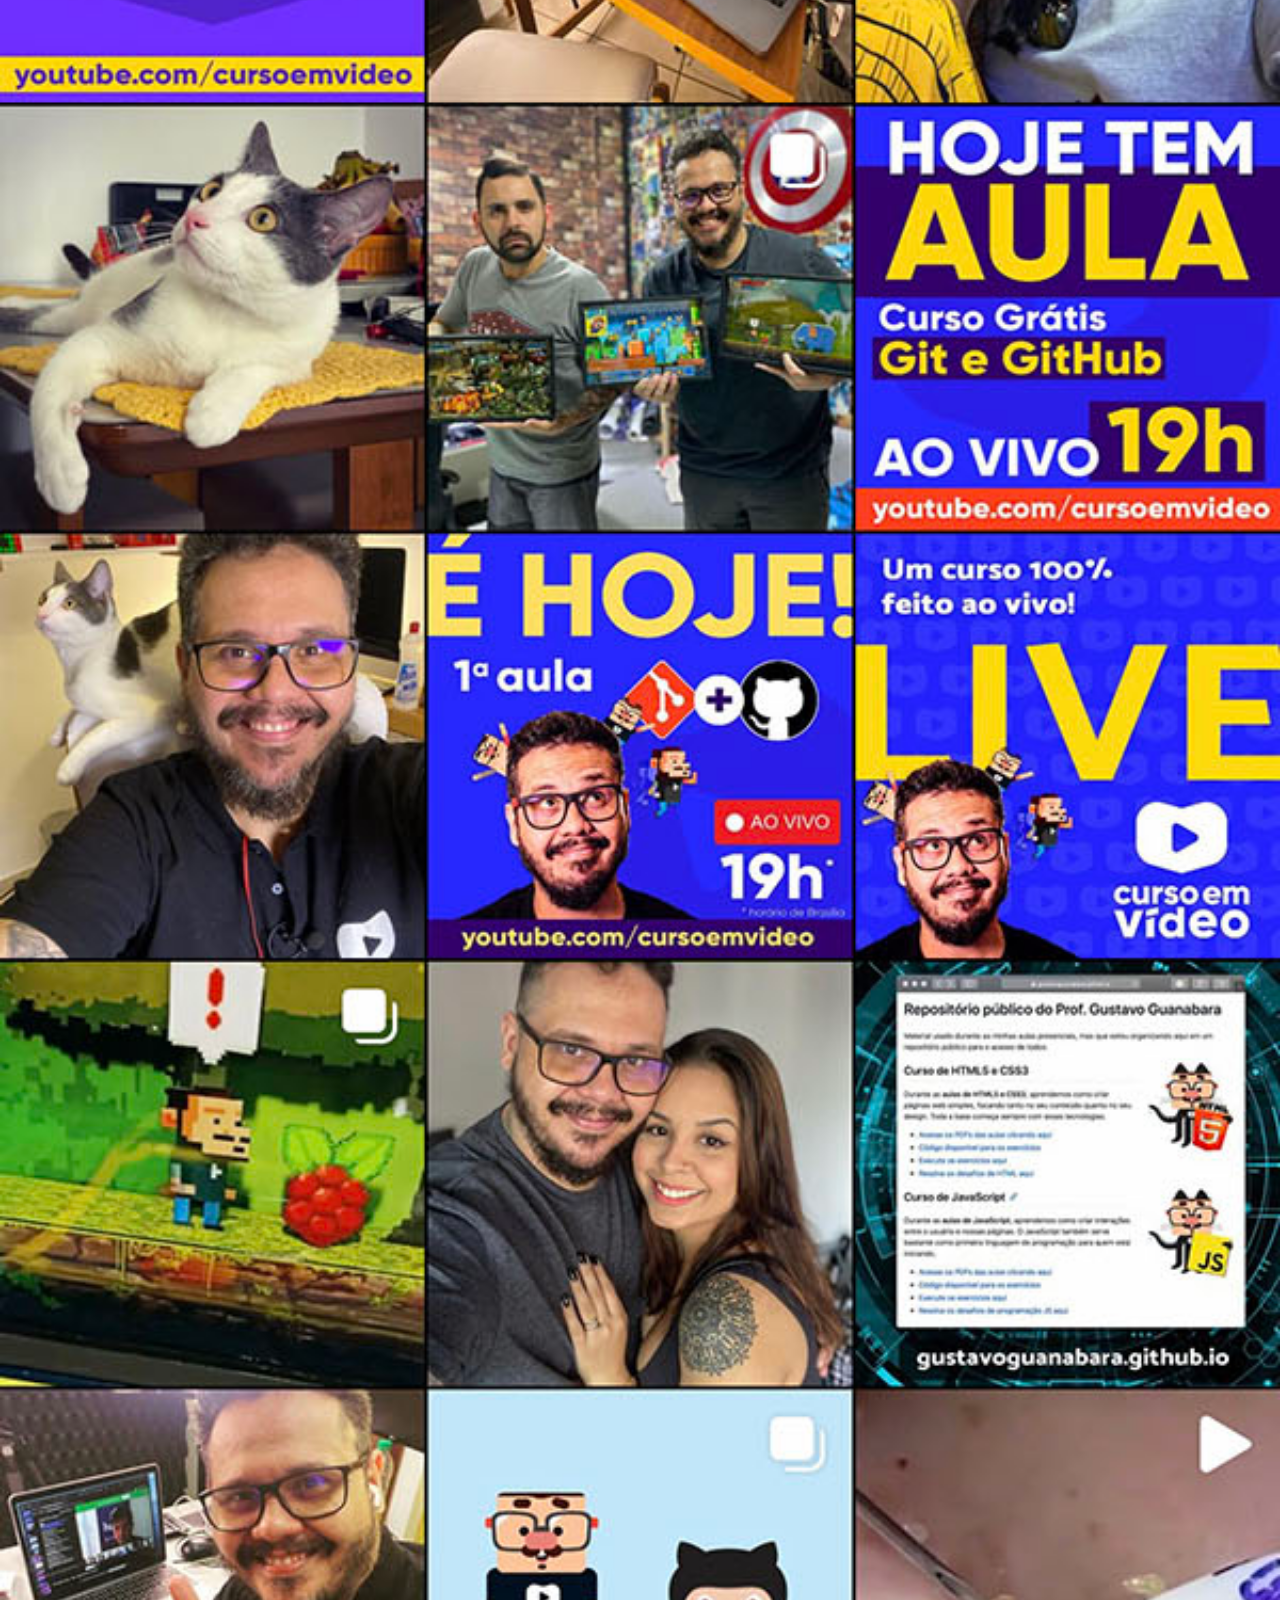
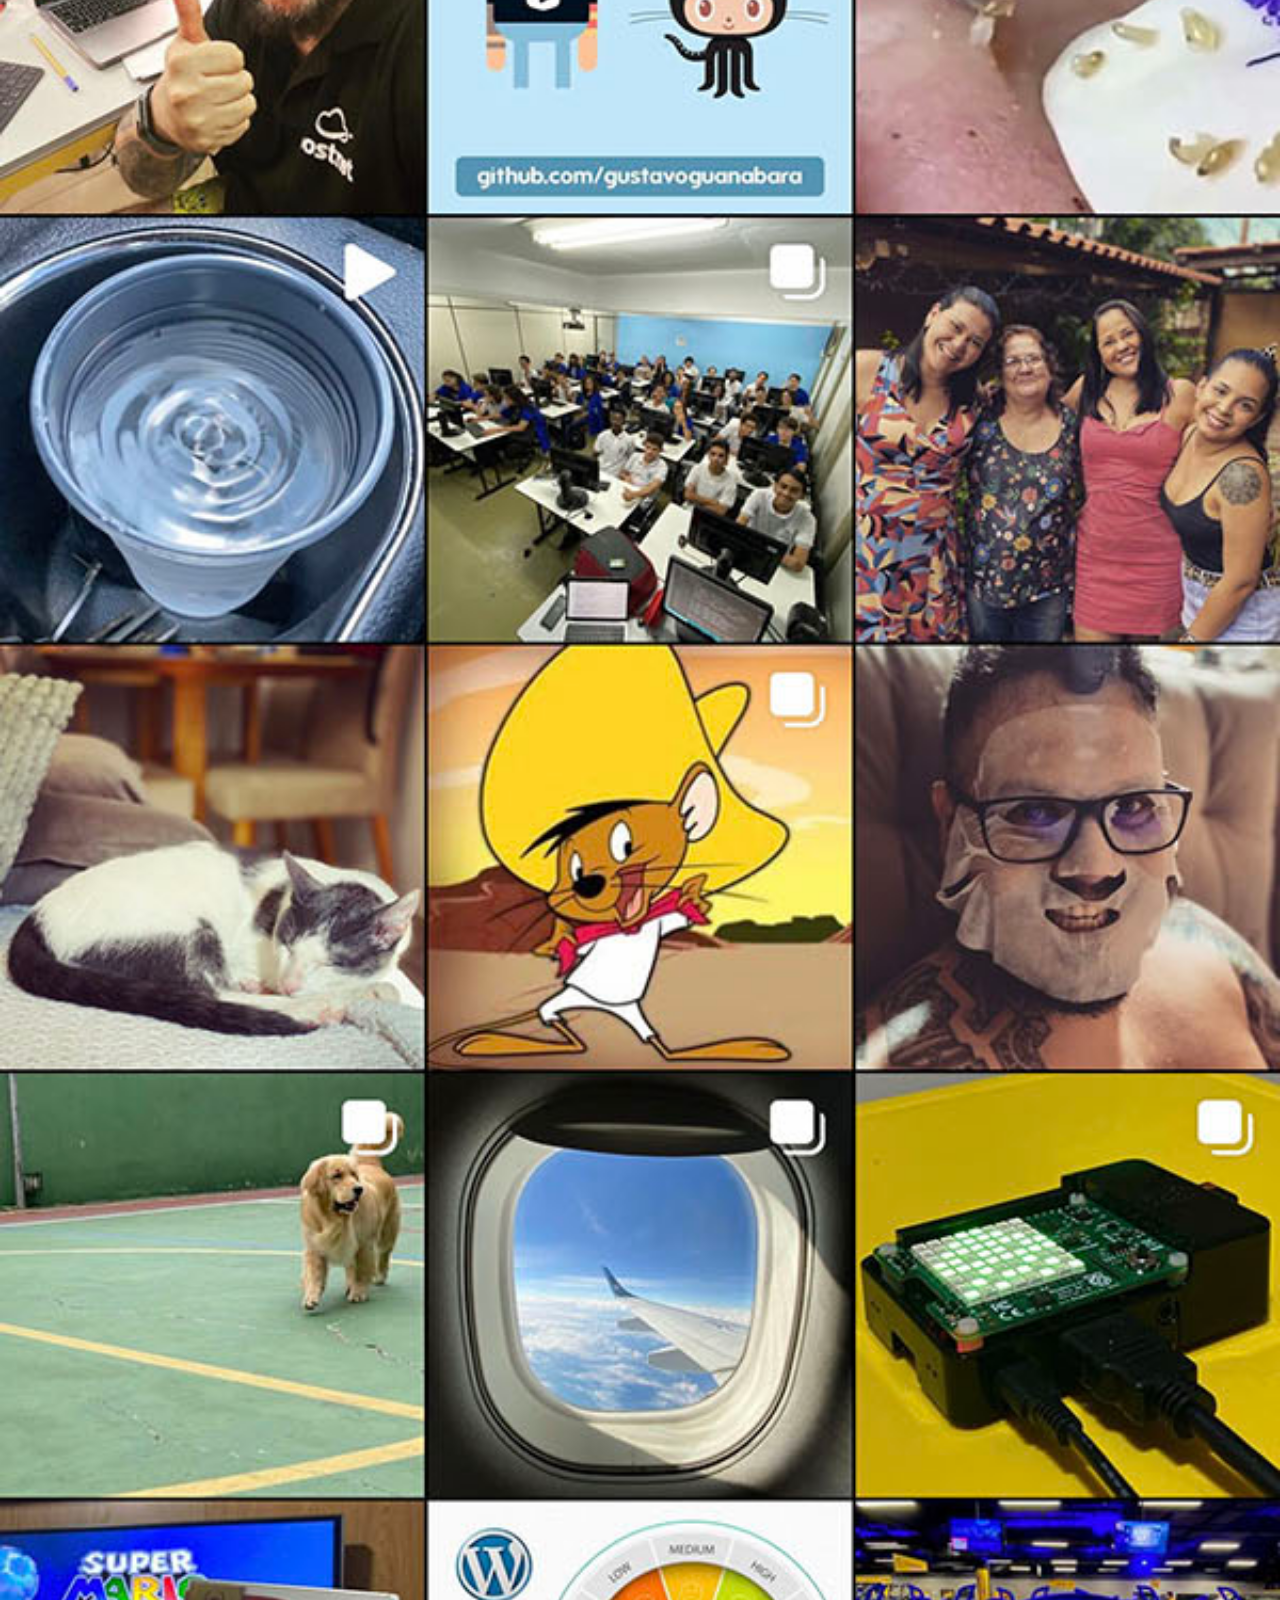
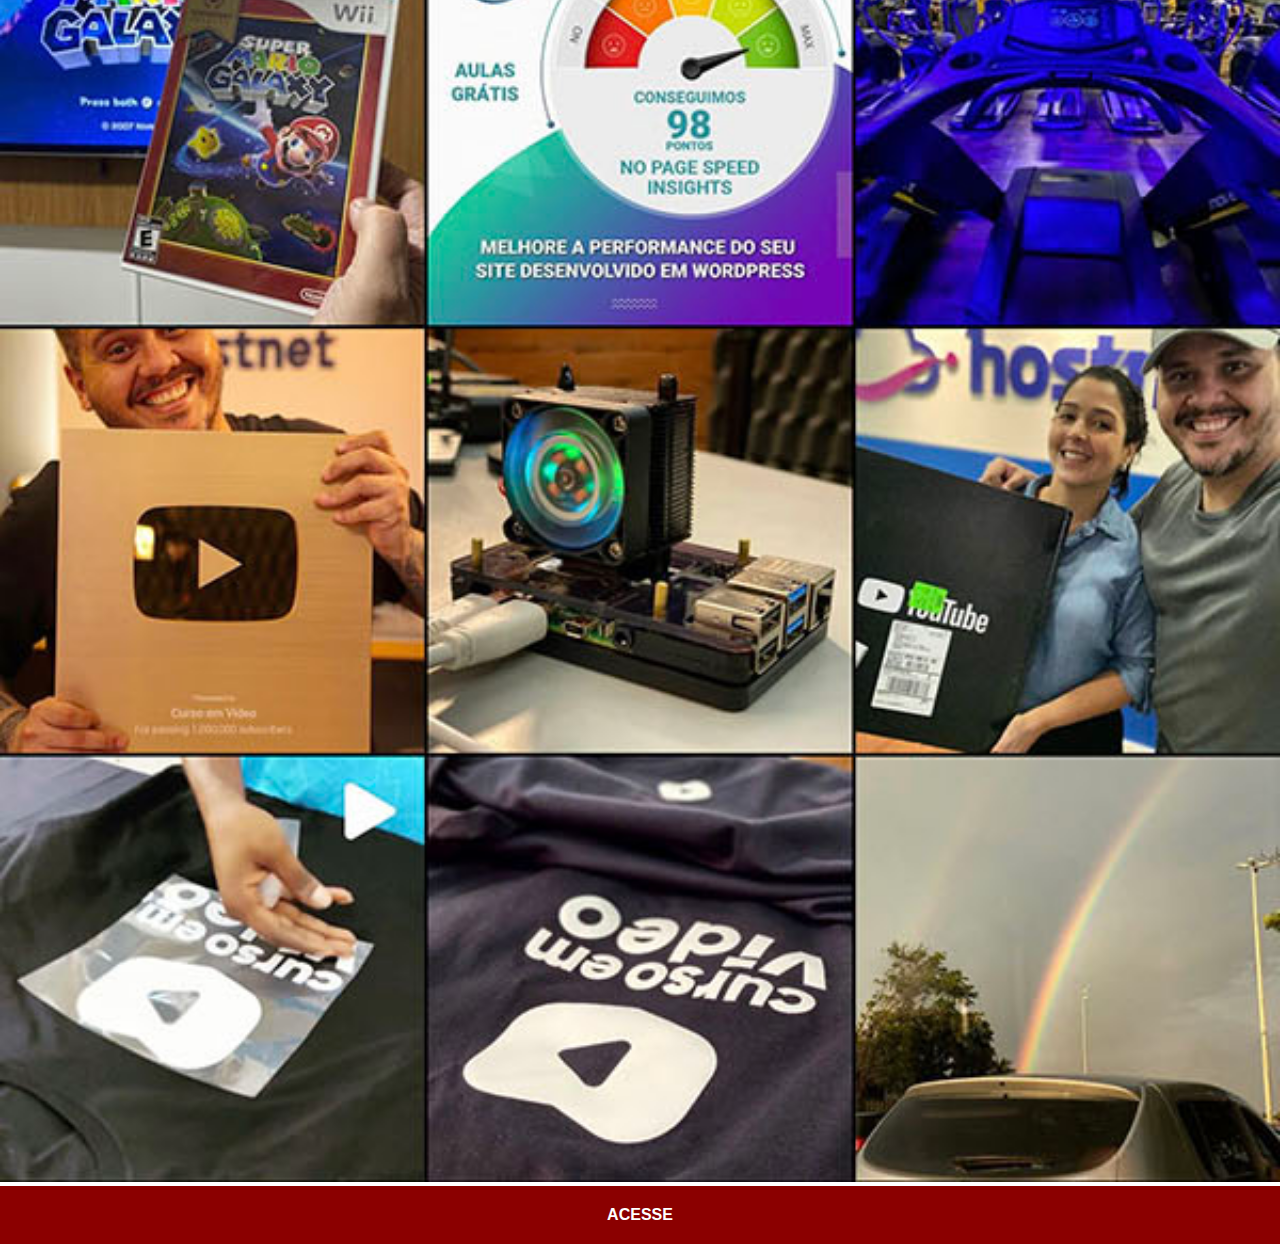
<file: instagram.html>
<!DOCTYPE html>
<html lang="pt-br">
<head>
    <meta charset="UTF-8">
    <meta name="viewport" content="width=device-width, initial-scale=1.0">
    <title>Instagram</title>
    <link rel="stylesheet" href="estilos/social.css">
</head>
<body>
    <img src="imagens/tela-instagram.jpg" alt="Instagram">
    <a href="https://www.instagram.com/dmarcato_/" target="_blank">ACESSE</a>
</body>
</html>
</file>
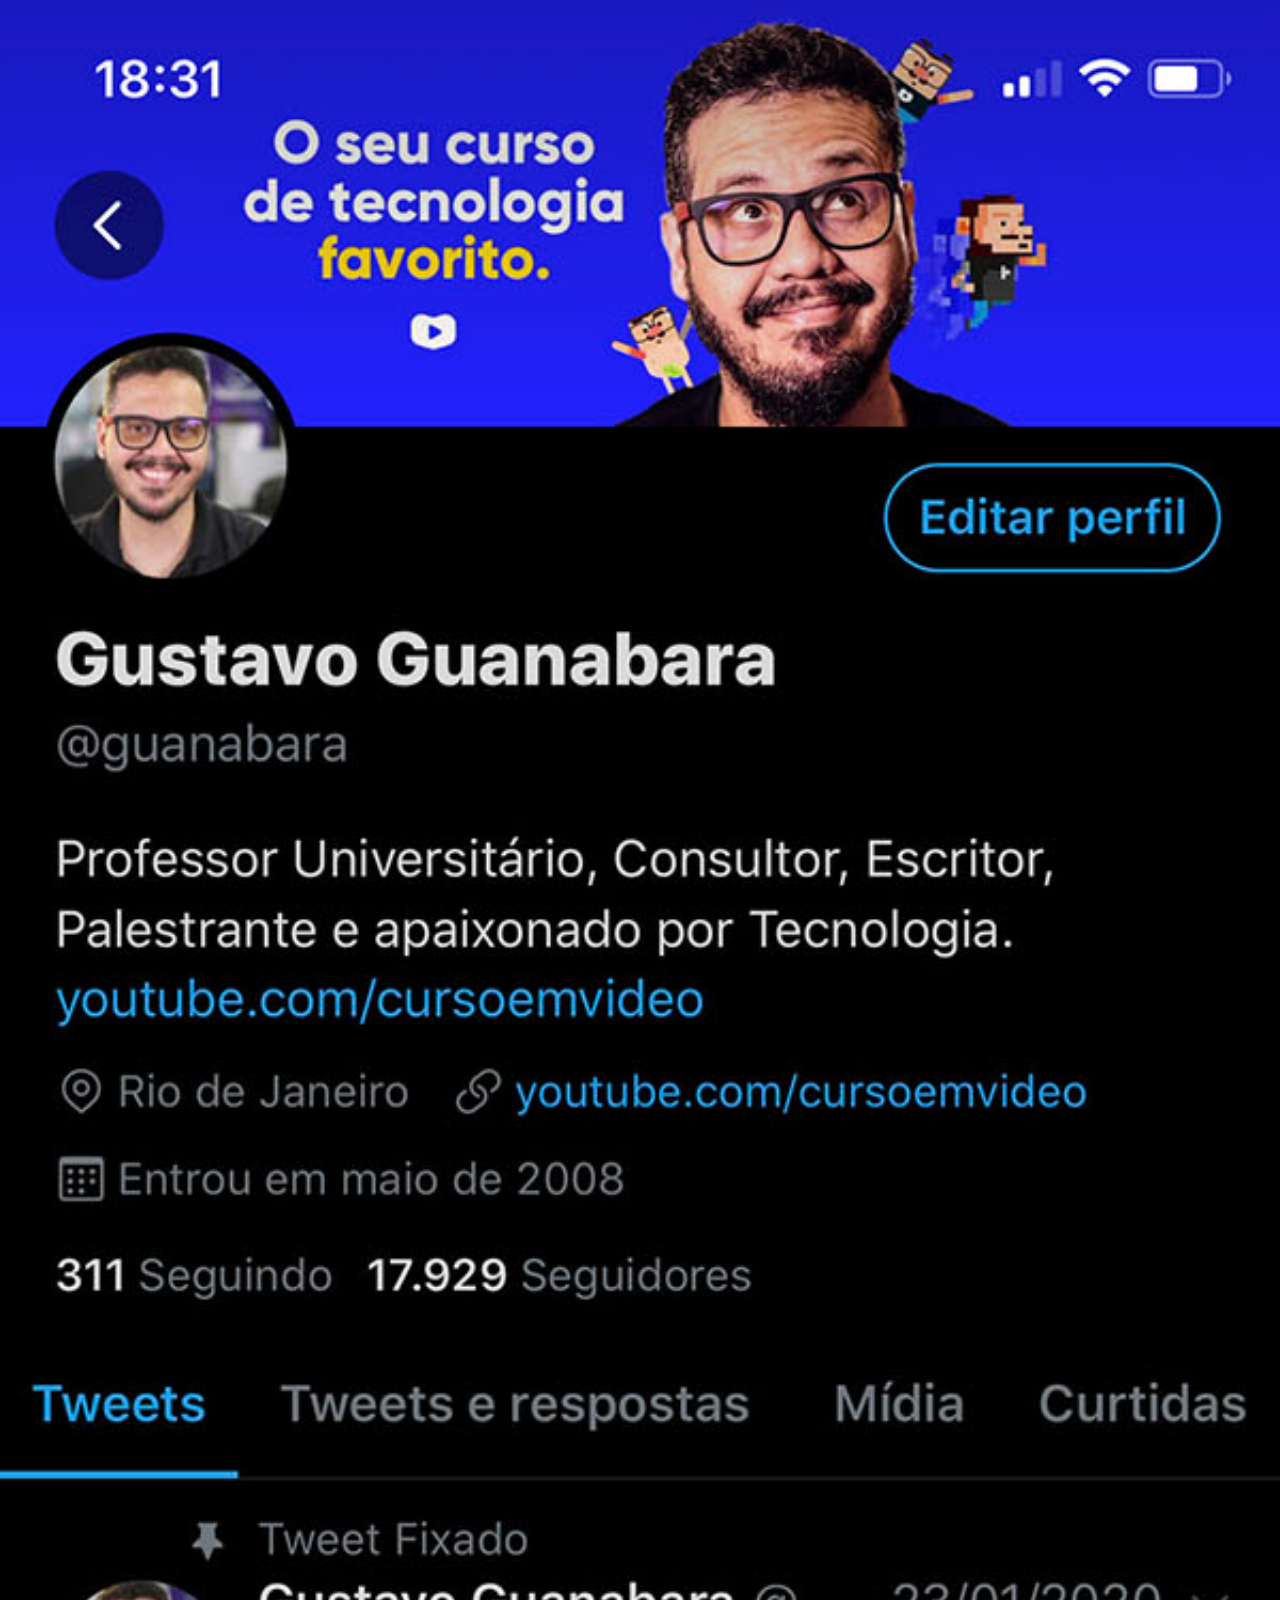
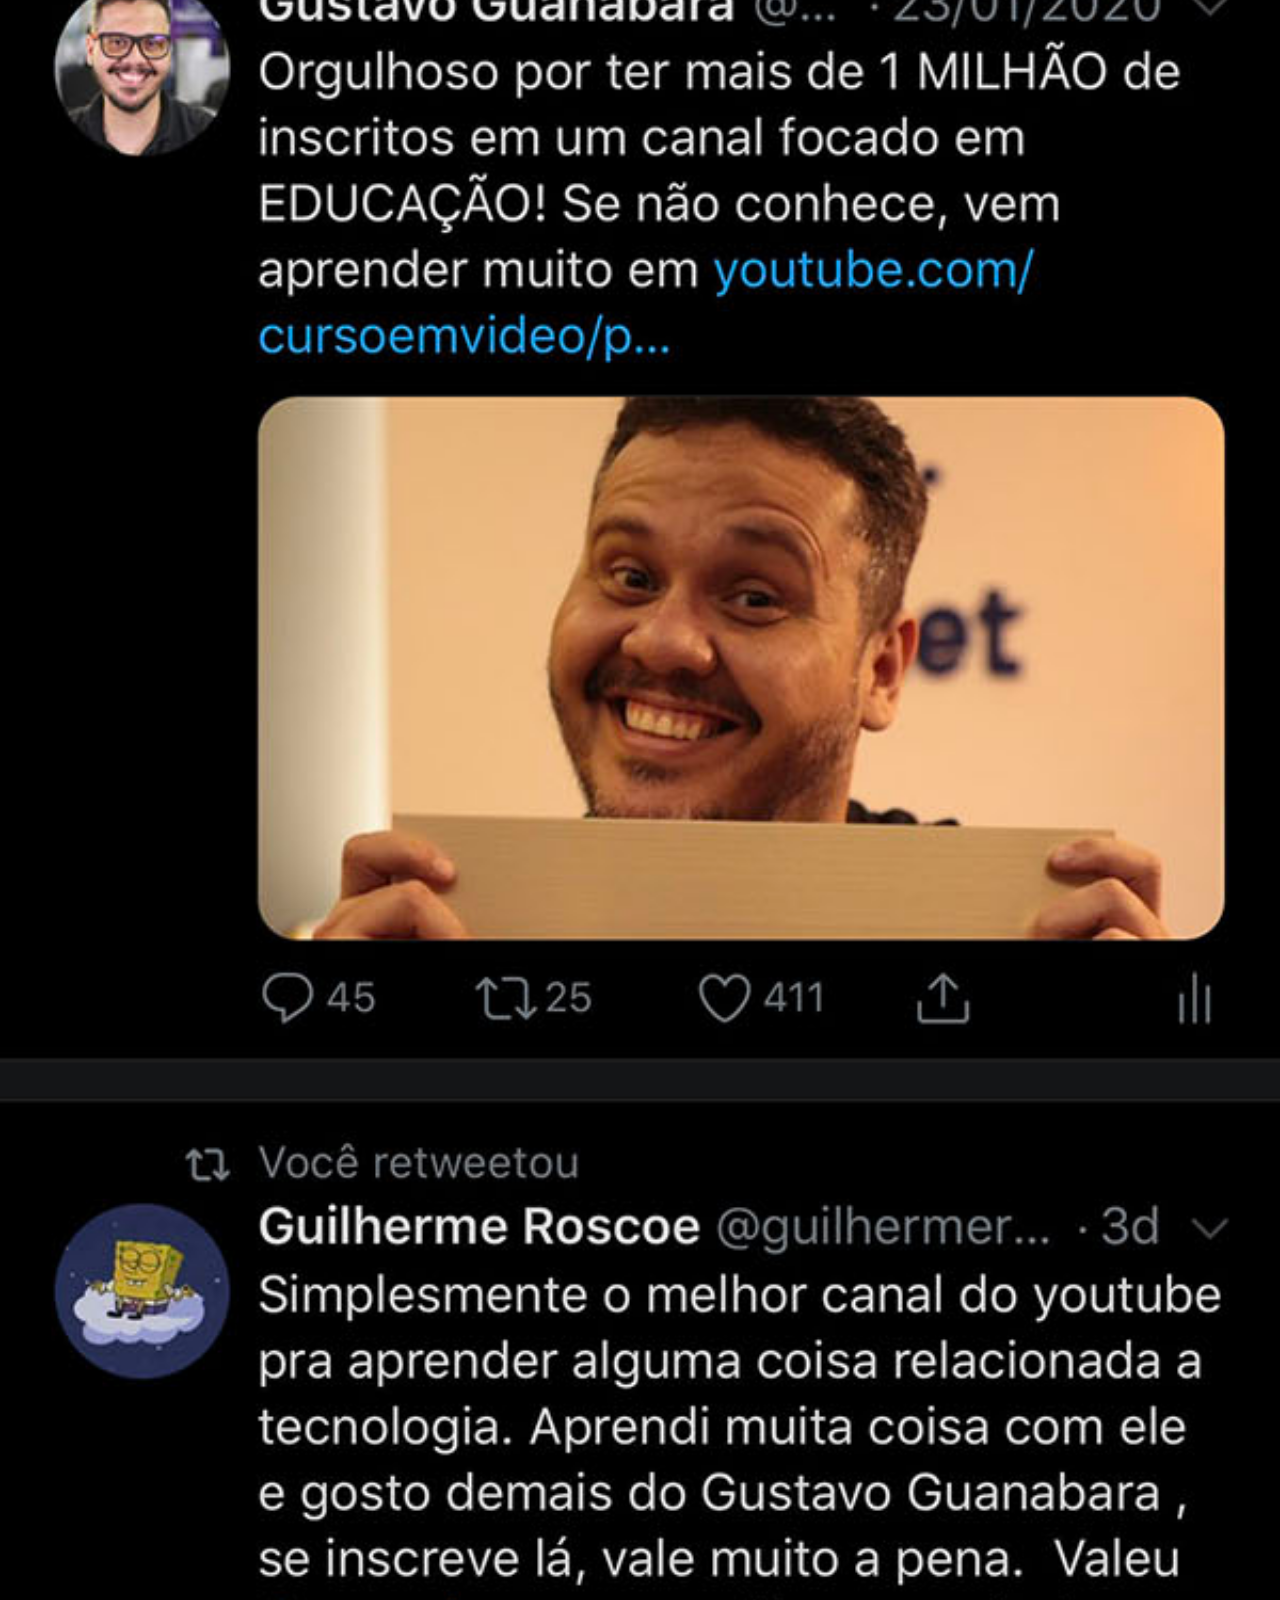
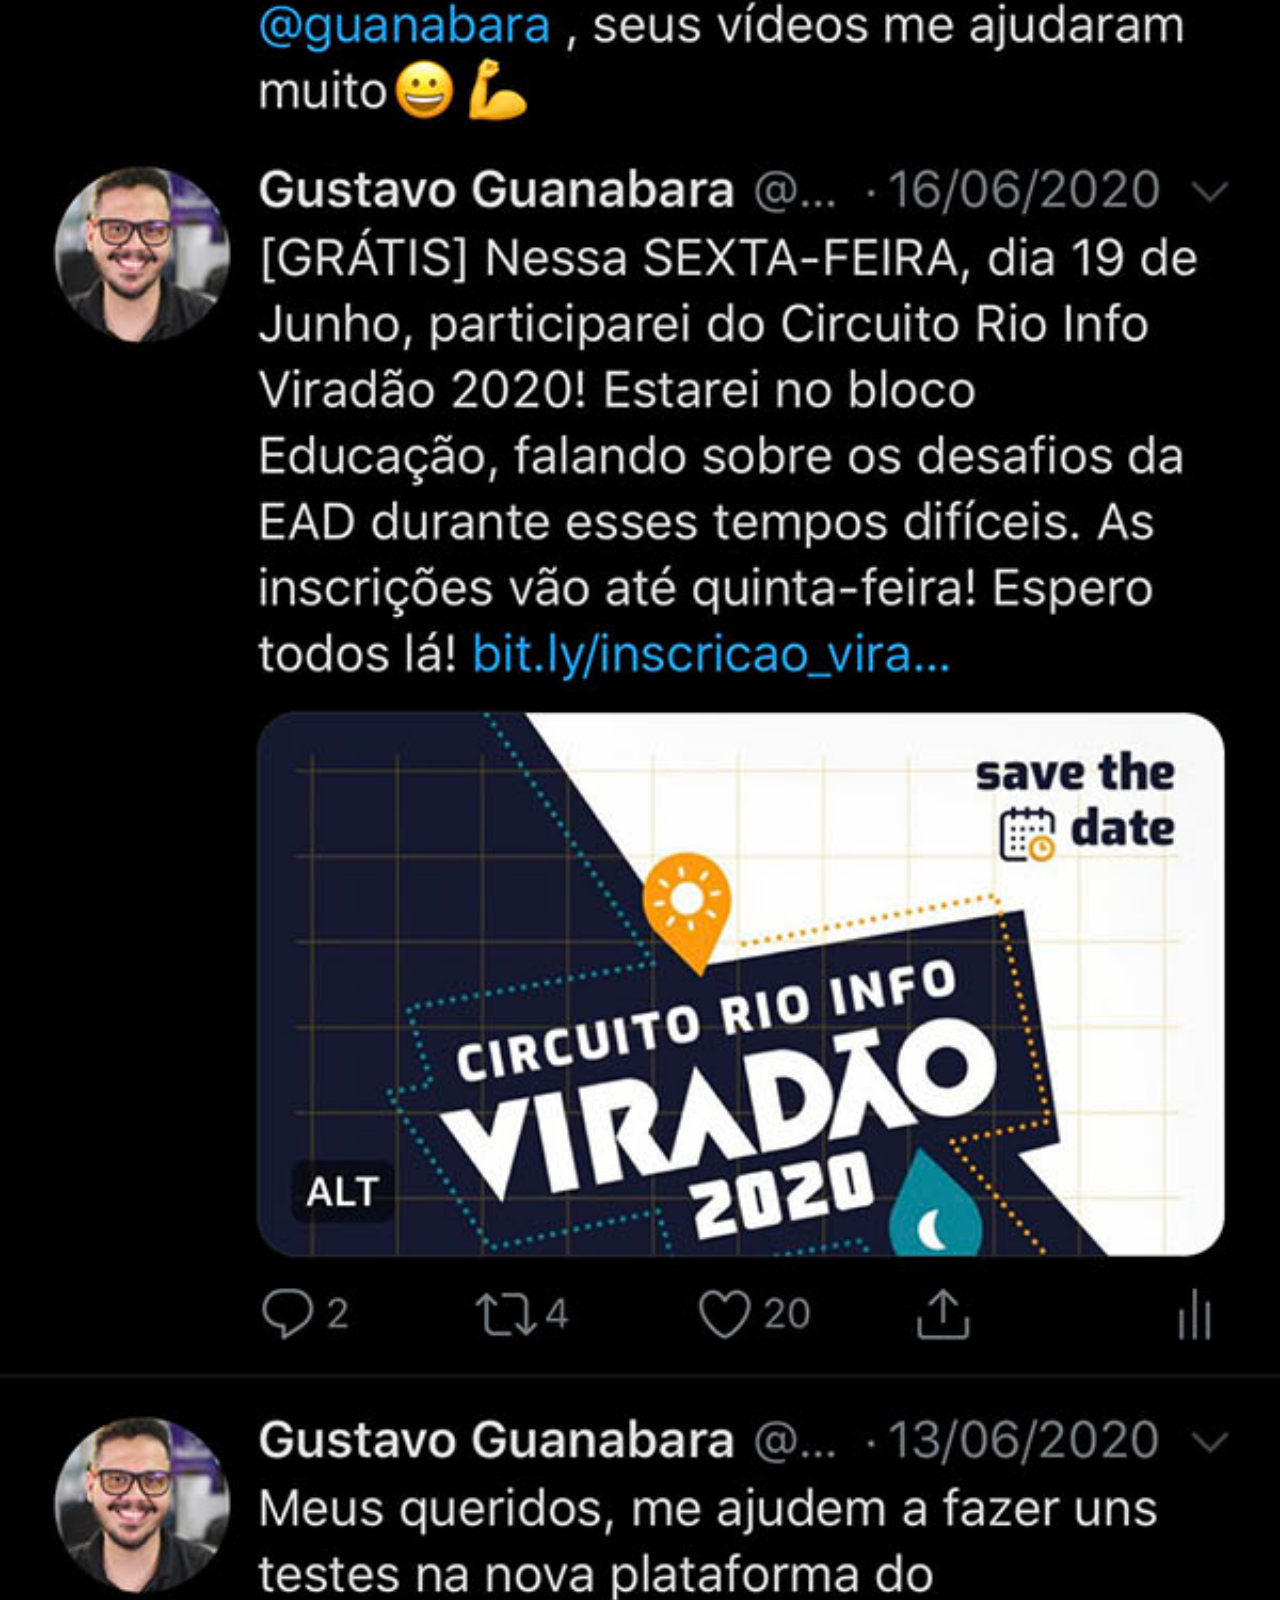
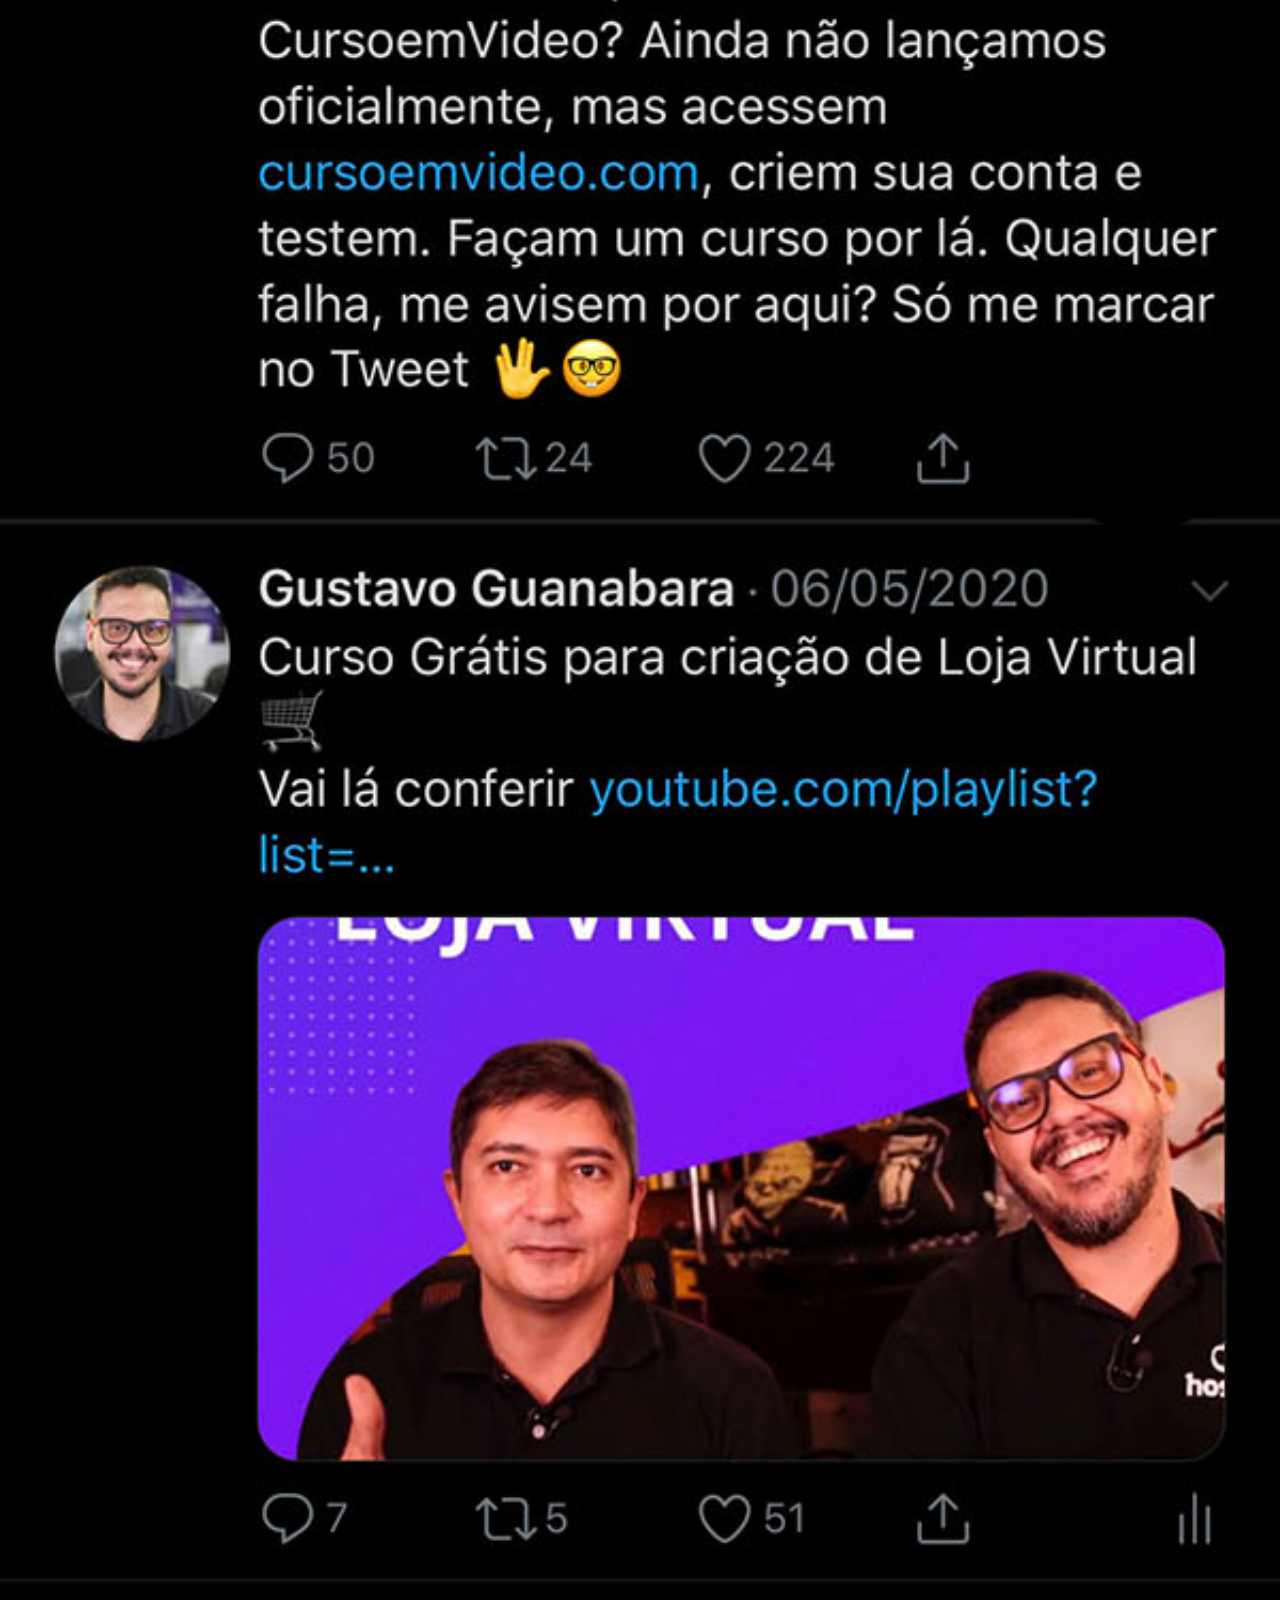
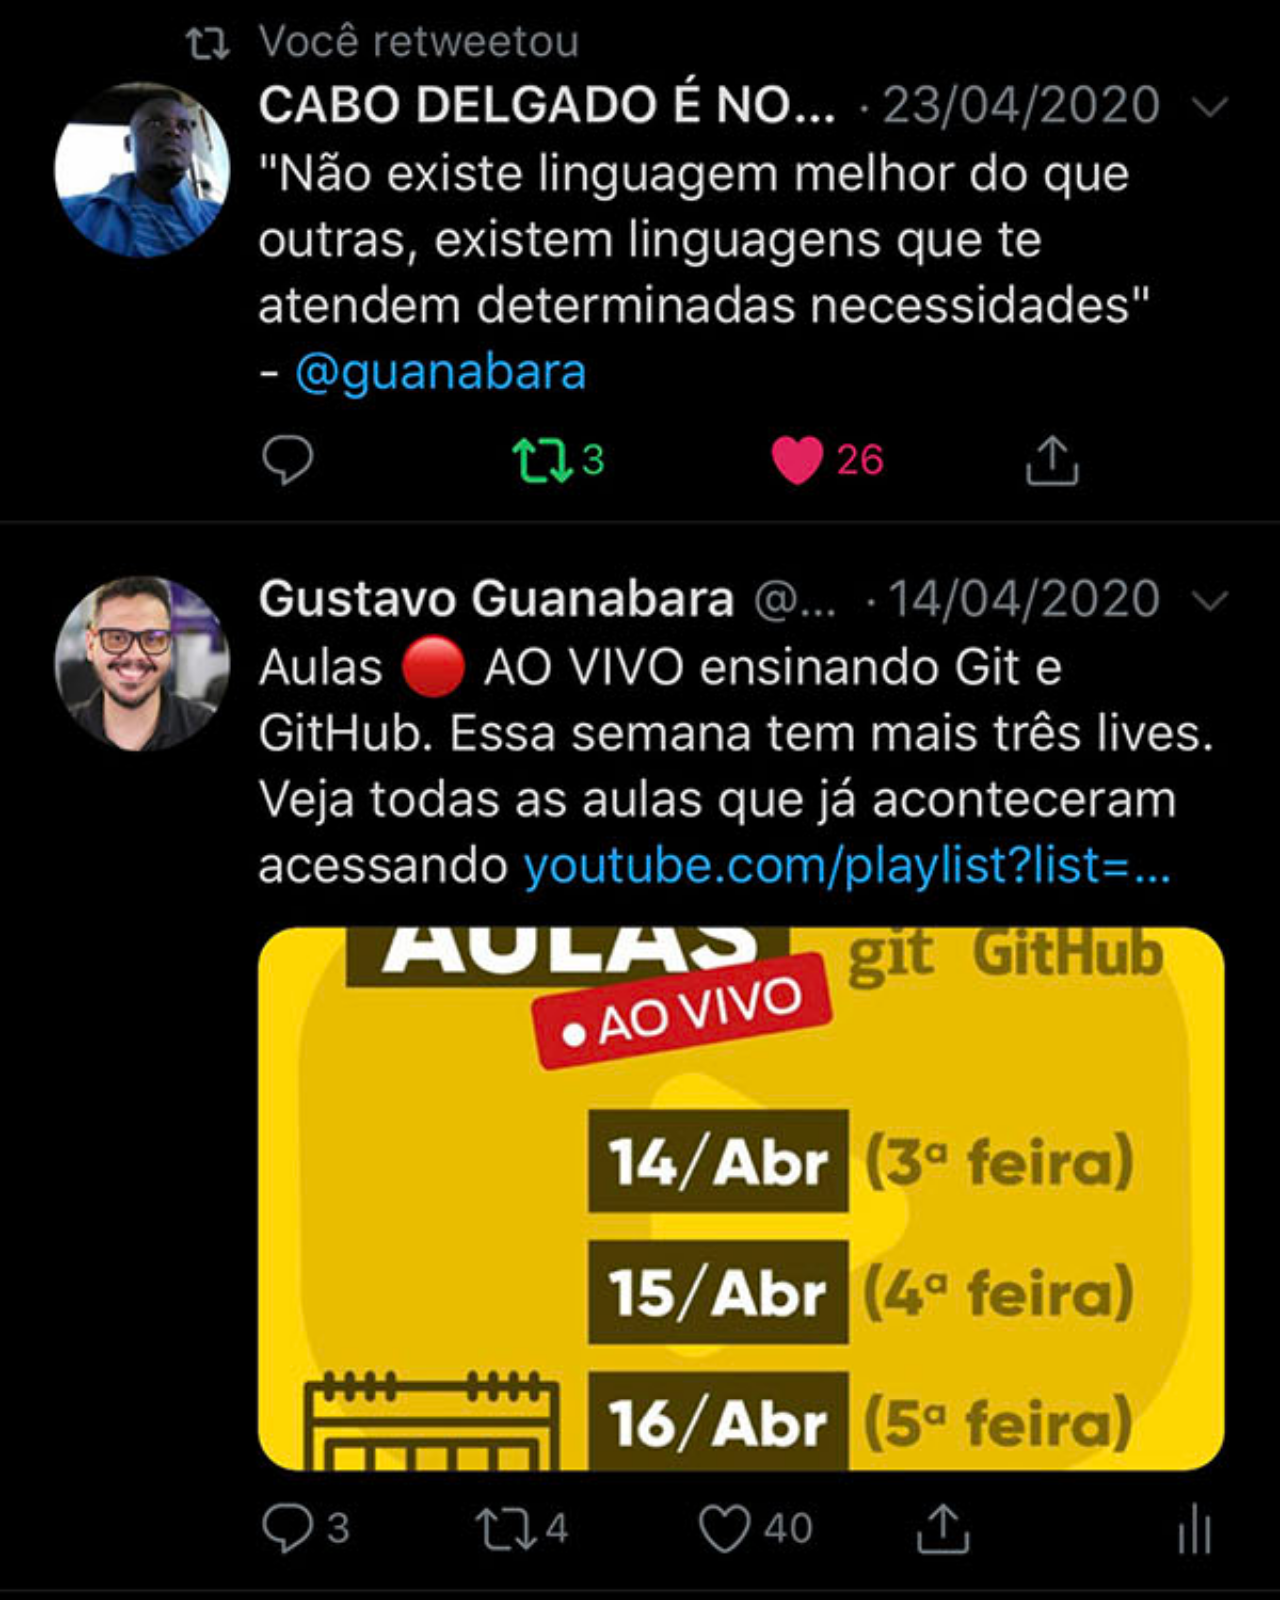
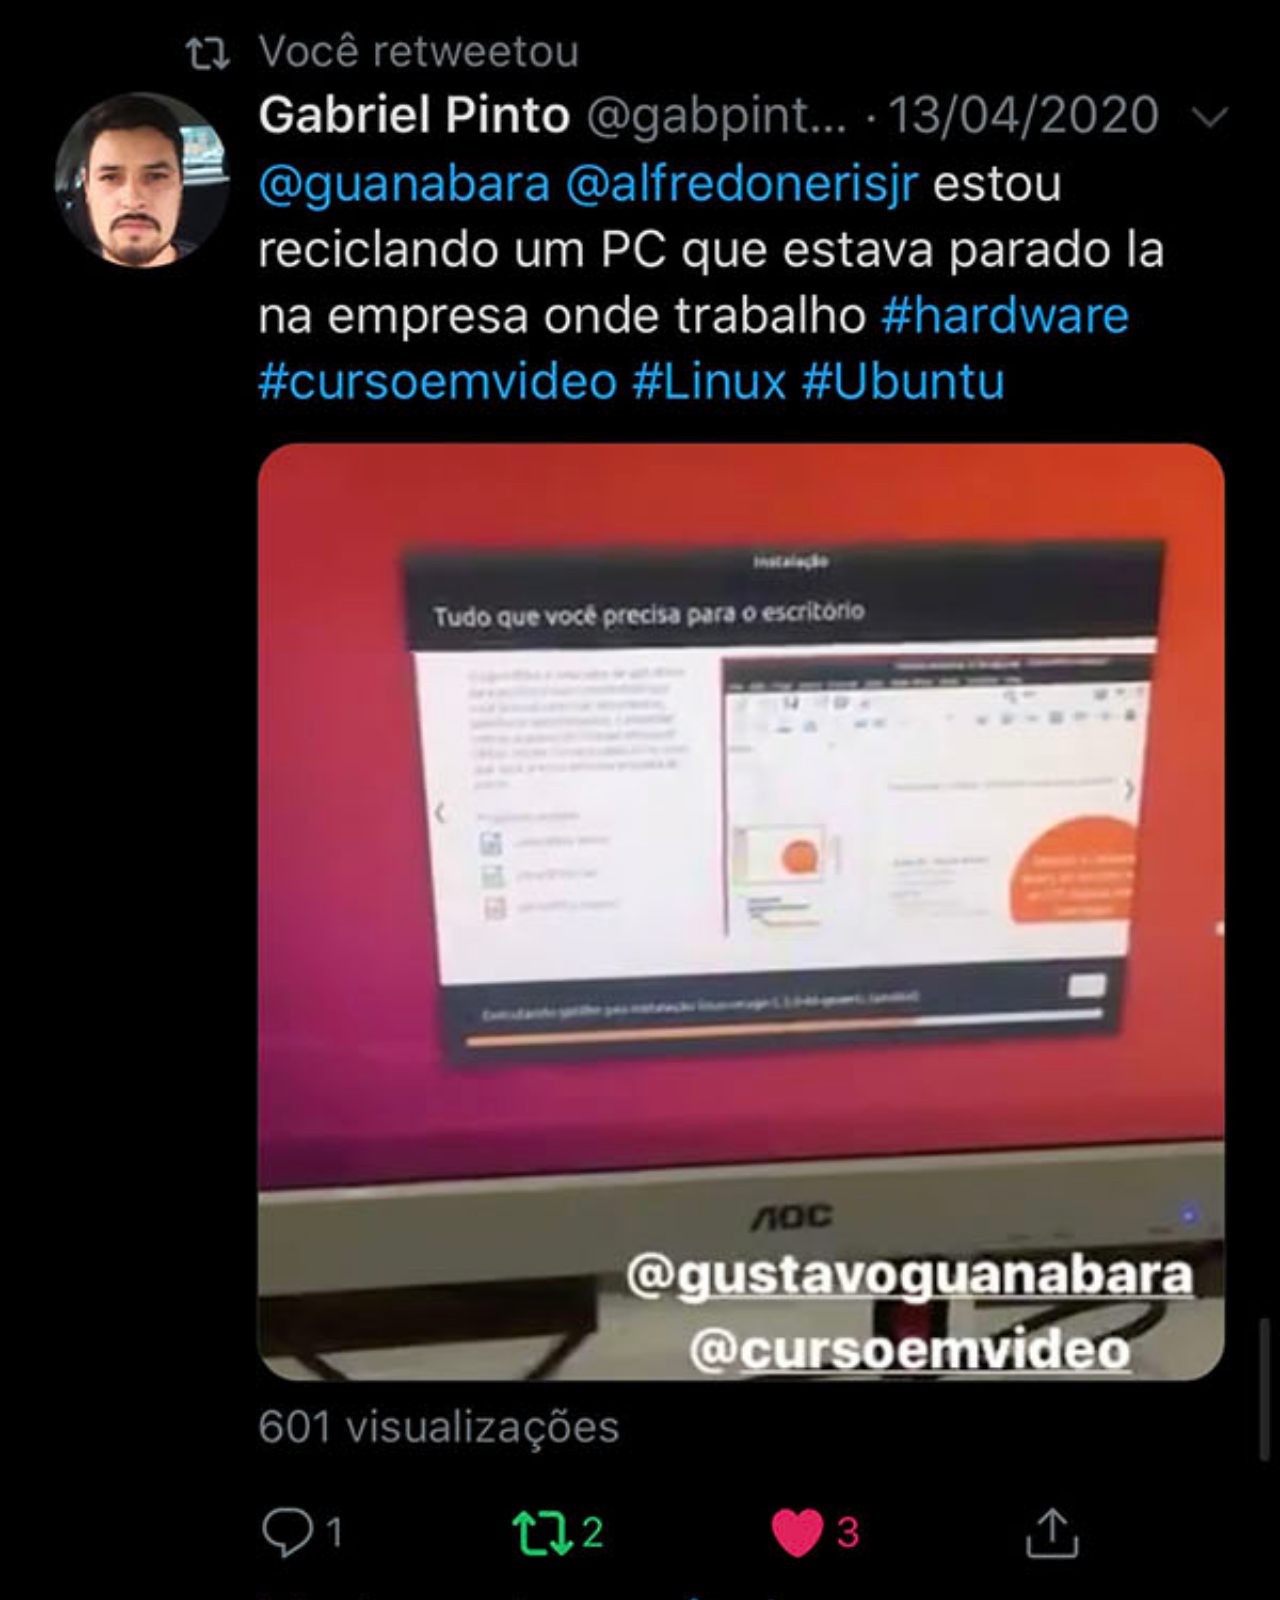
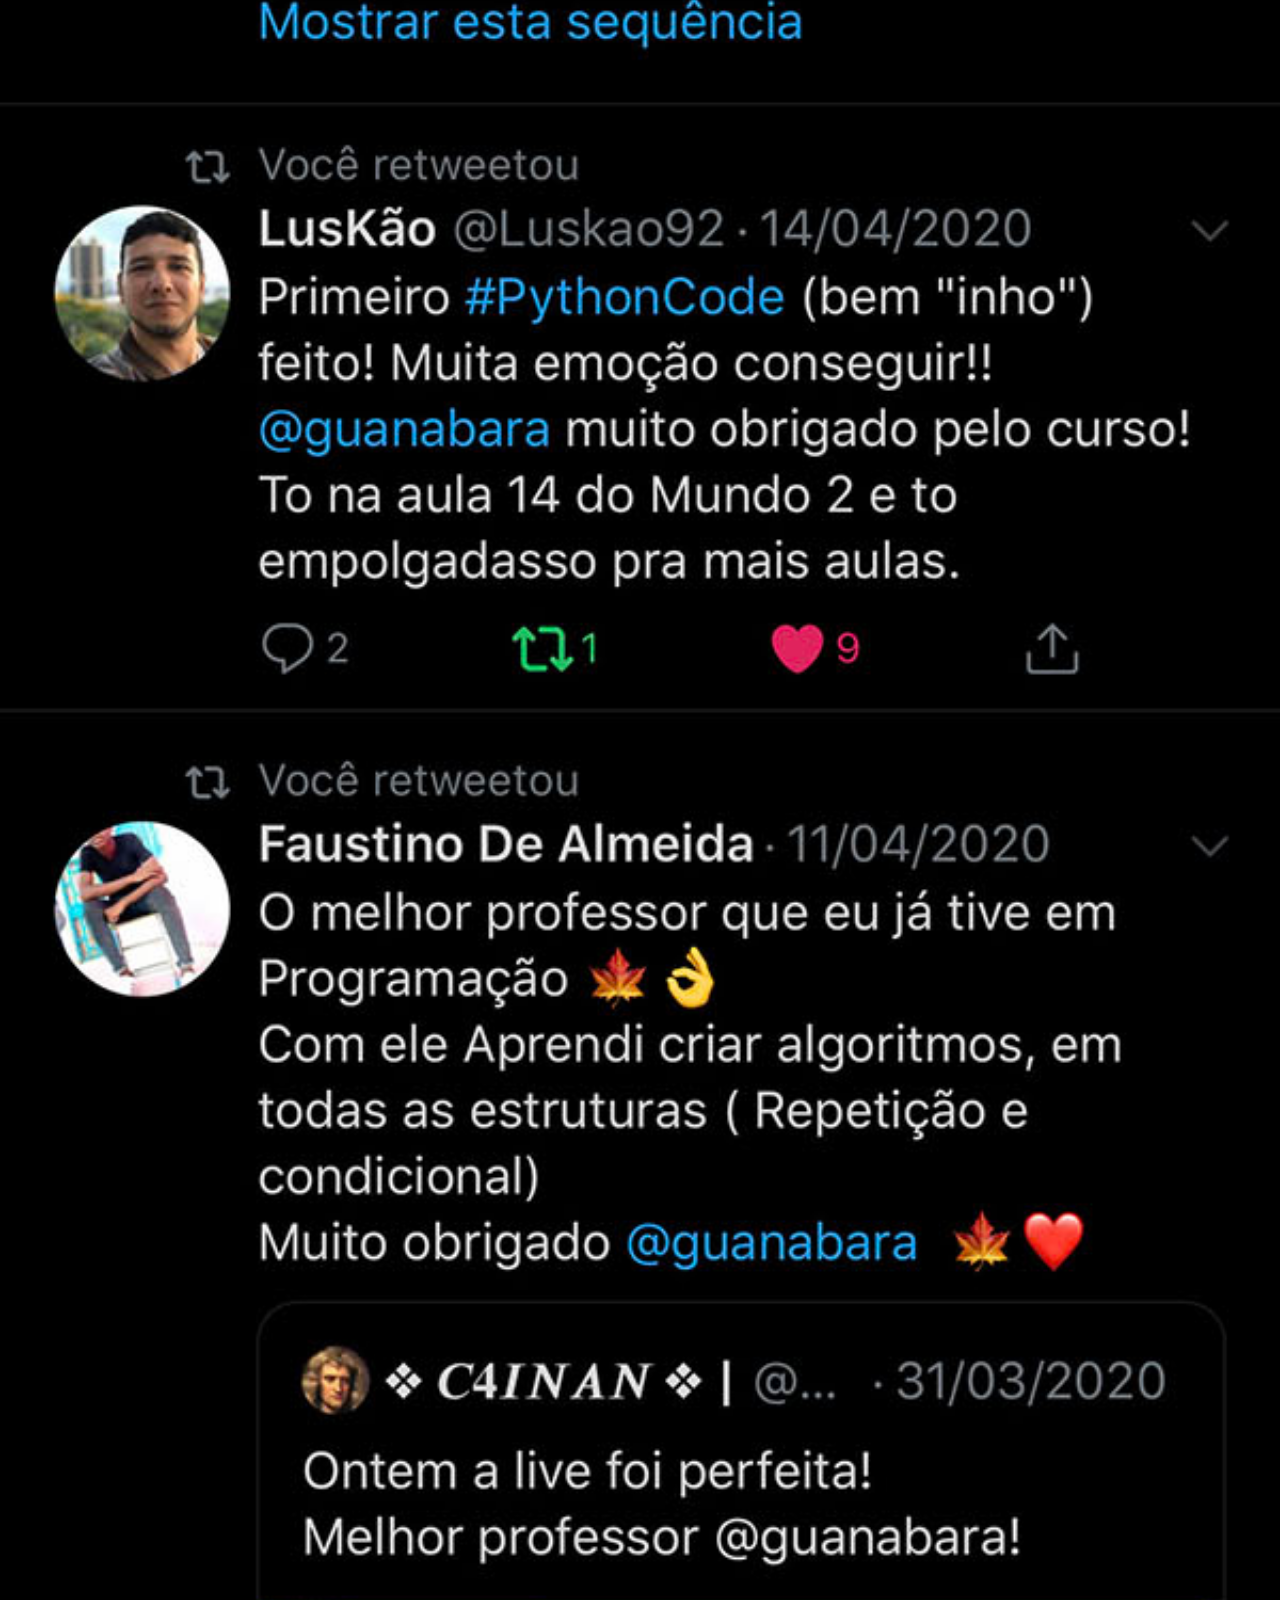
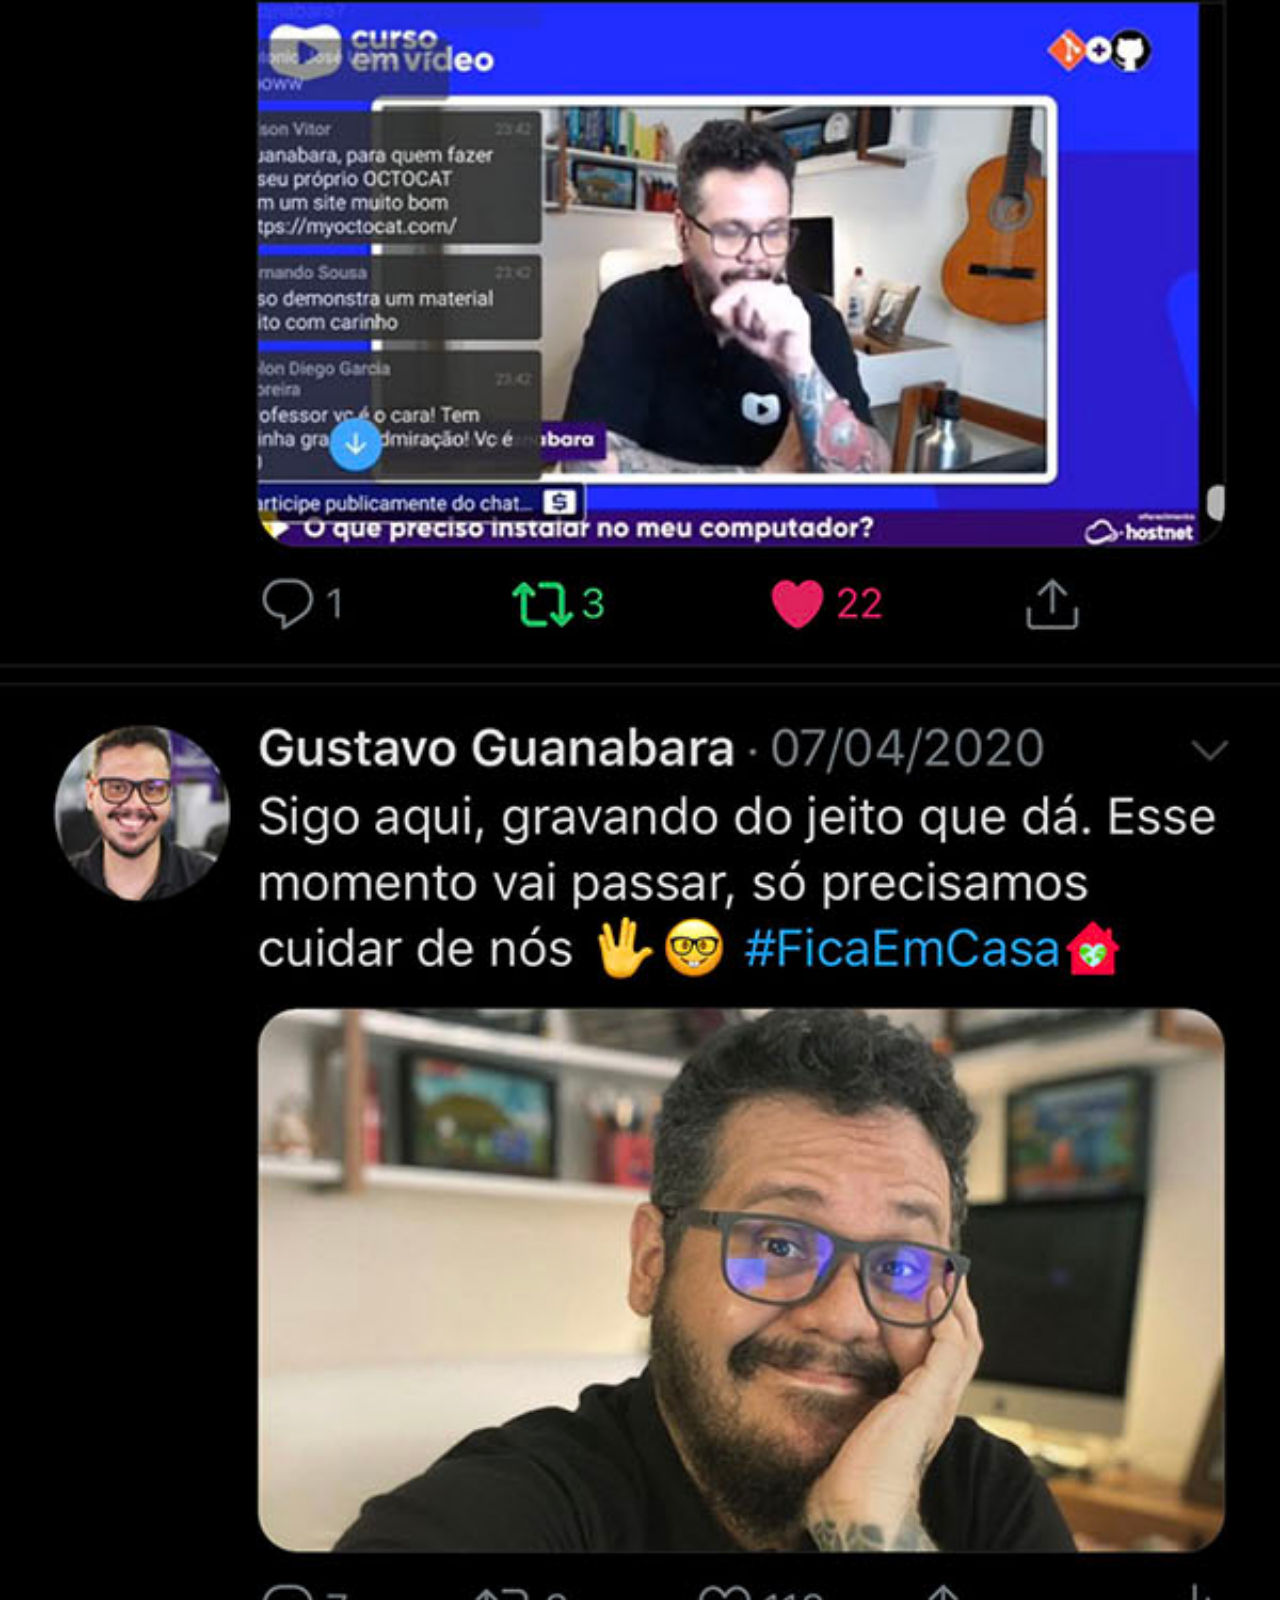
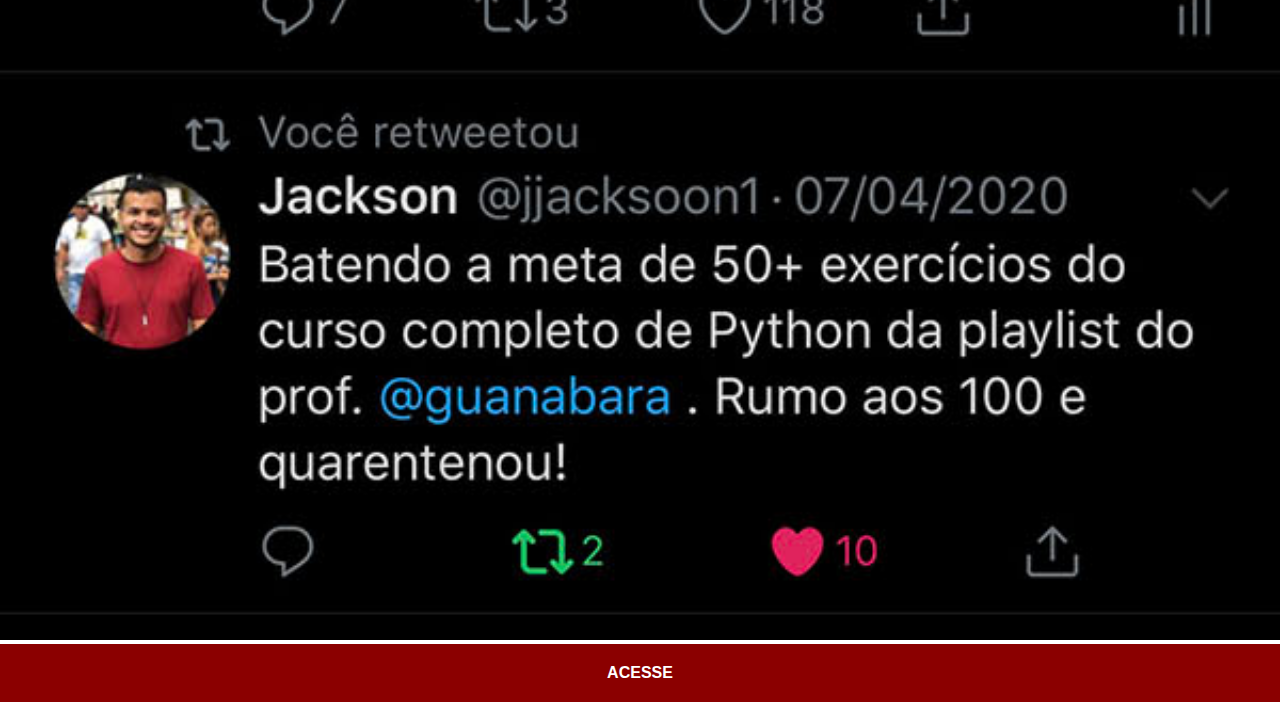
<file: twitter.html>
<!DOCTYPE html>
<html lang="pt-br">
<head>
    <meta charset="UTF-8">
    <meta name="viewport" content="width=device-width, initial-scale=1.0">
    <title>Twitter</title>
    <link rel="stylesheet" href="estilos/social.css">
</head>
<body>
    <img src="imagens/tela-twitter.jpg" alt="Twitter">
    <a href="https://x.com/dimarcato0" target="_blank">ACESSE</a>
</body>
</html>
</file>
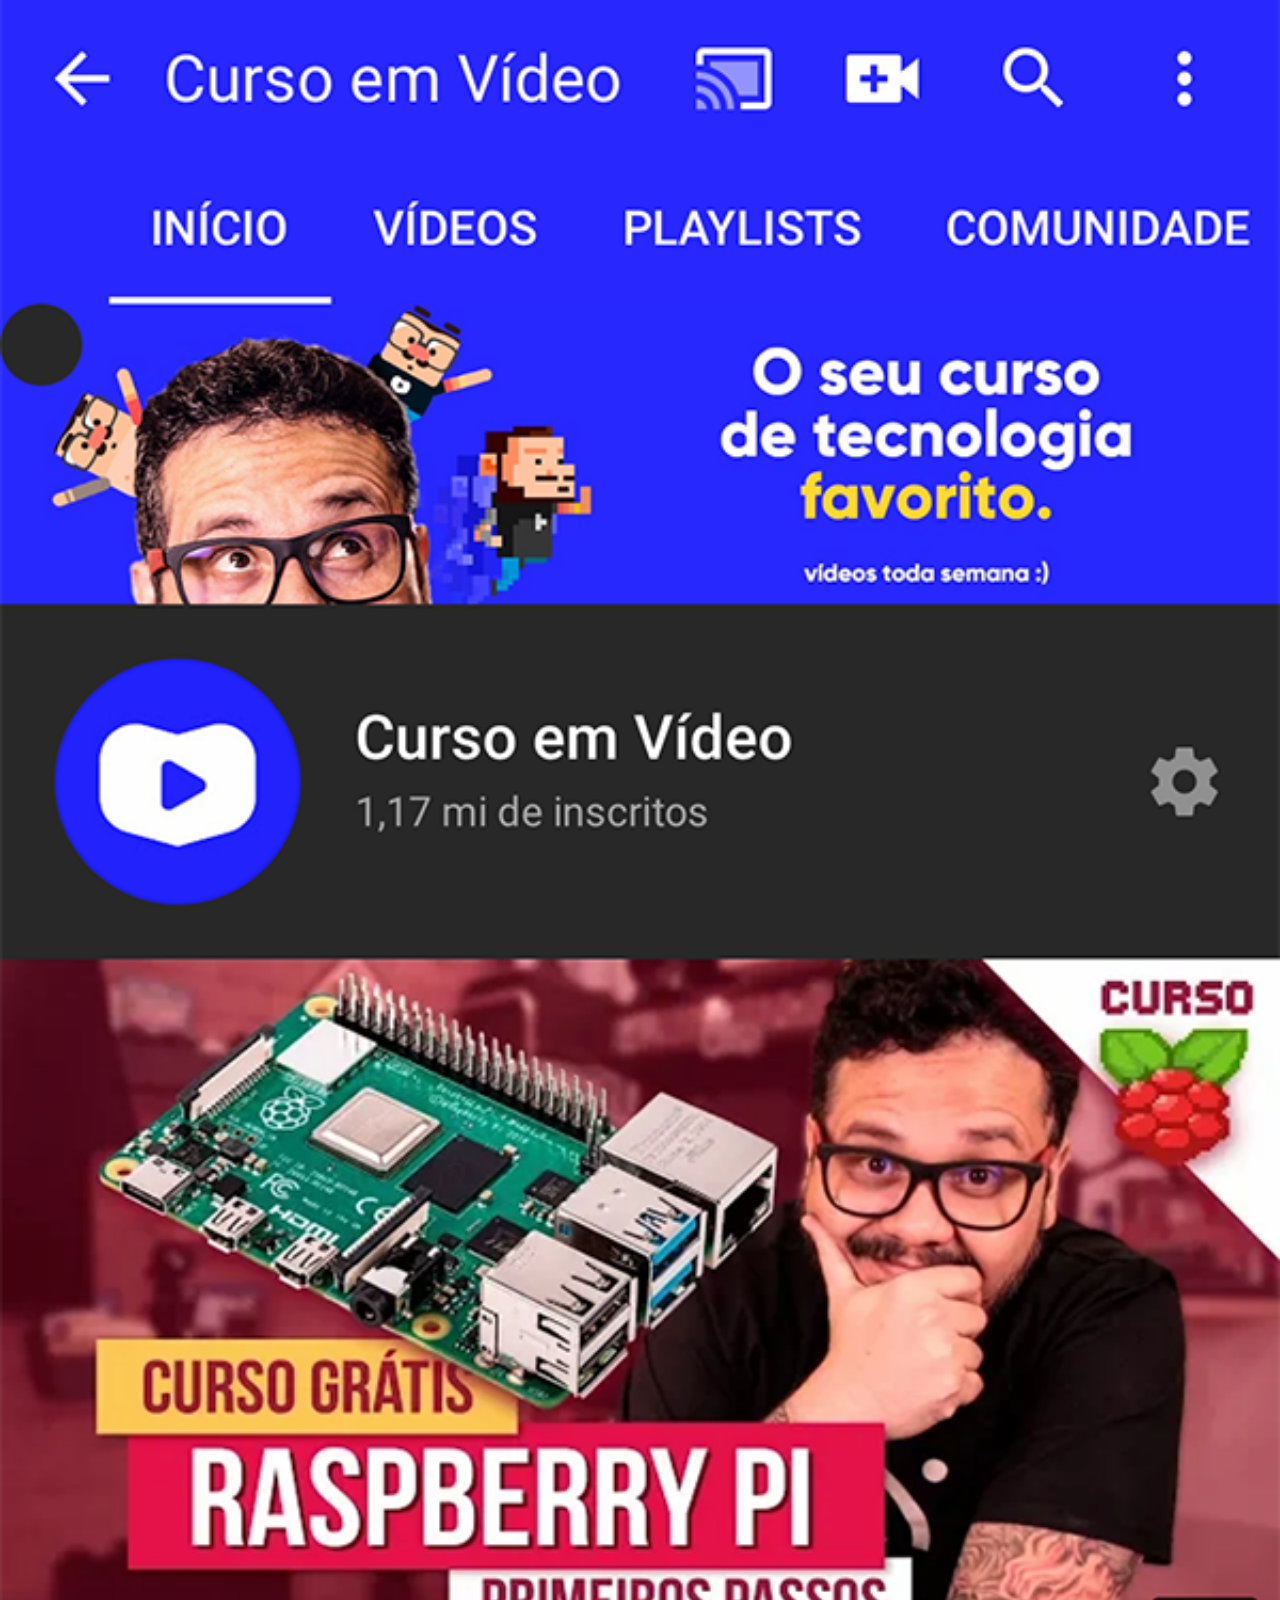
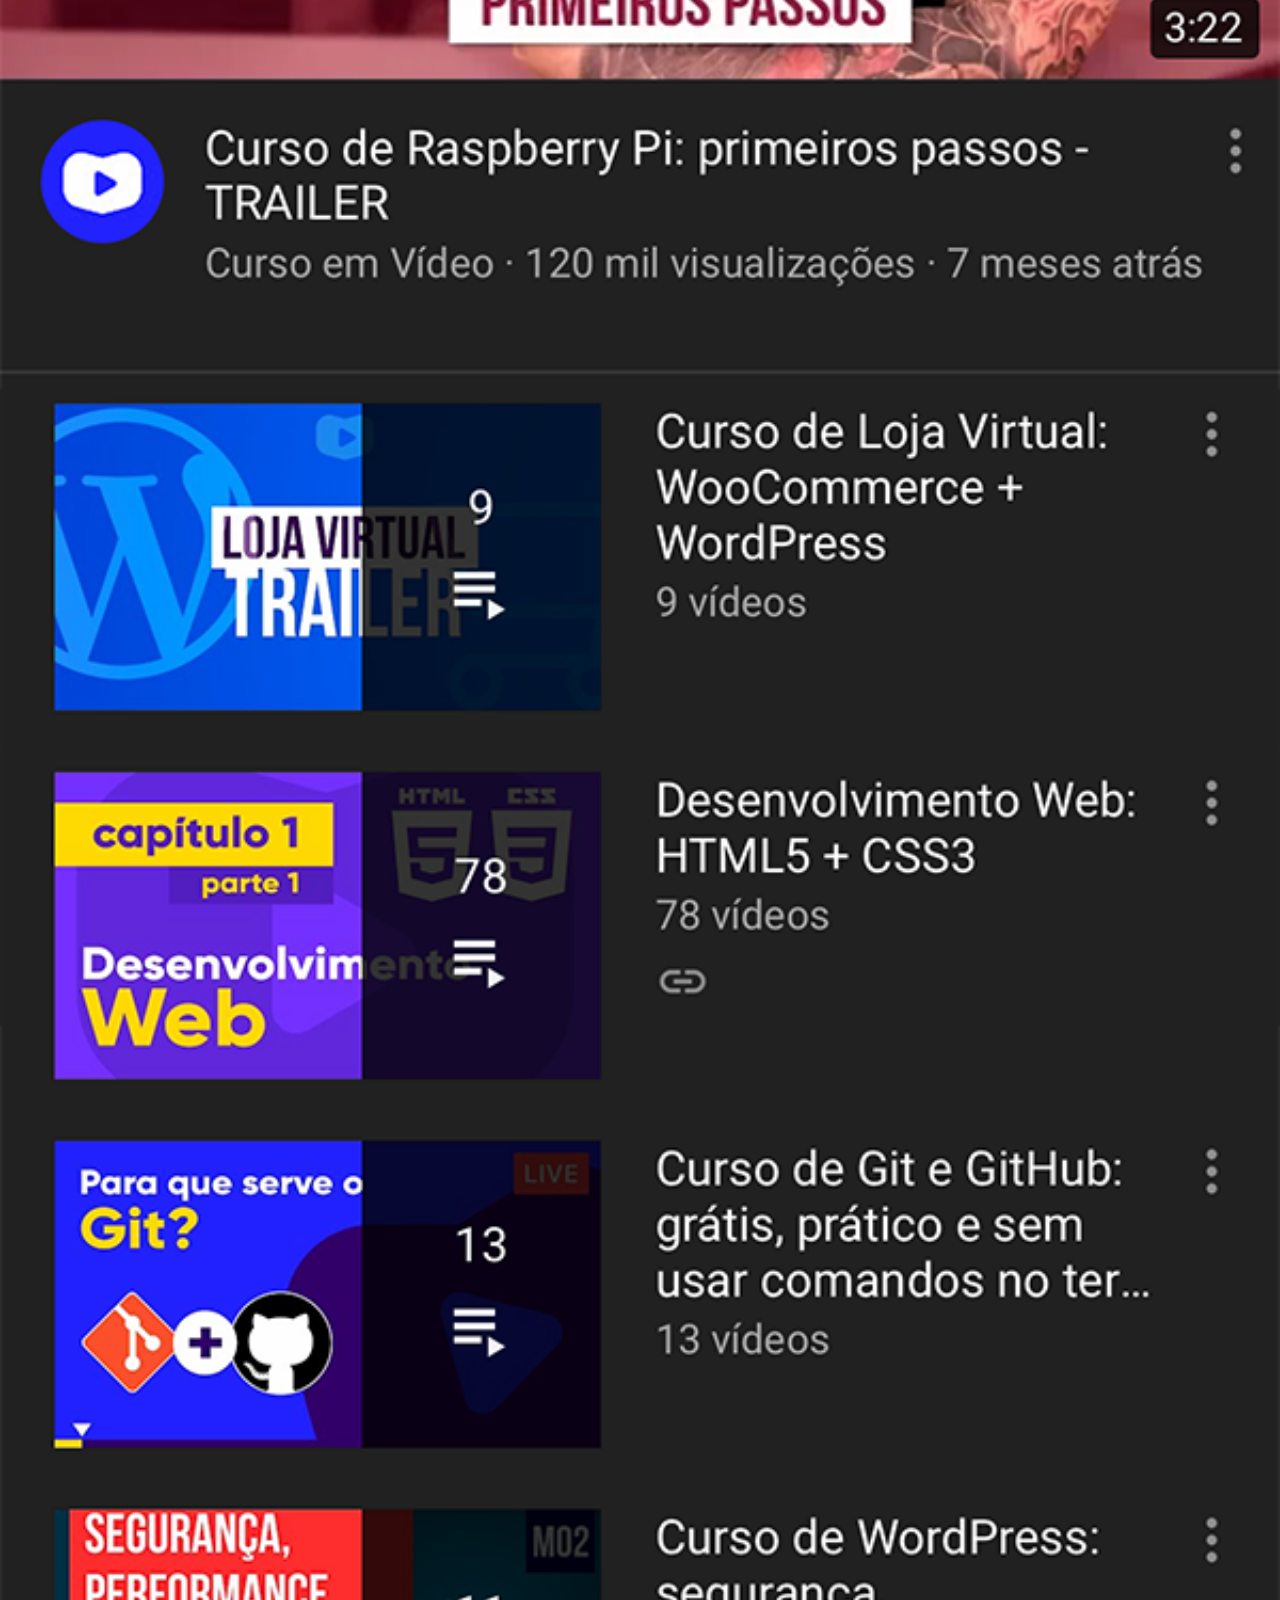
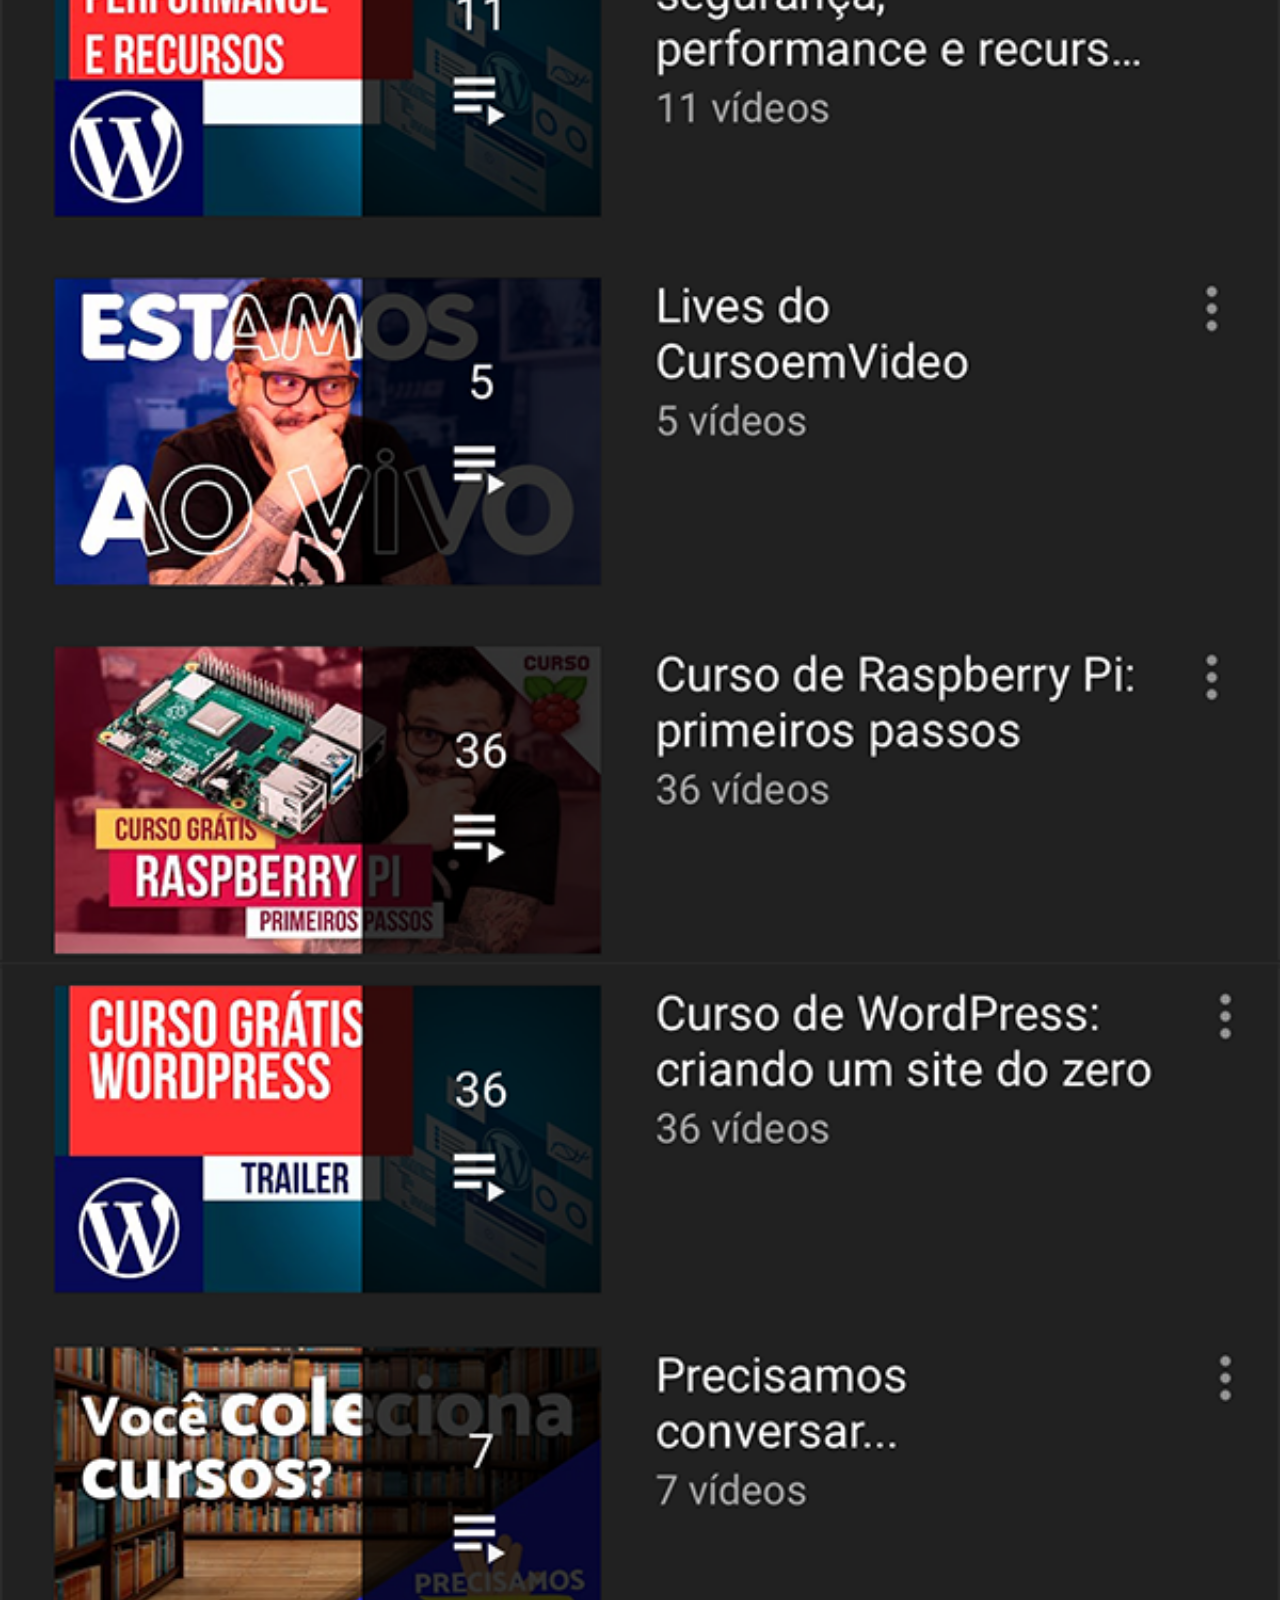
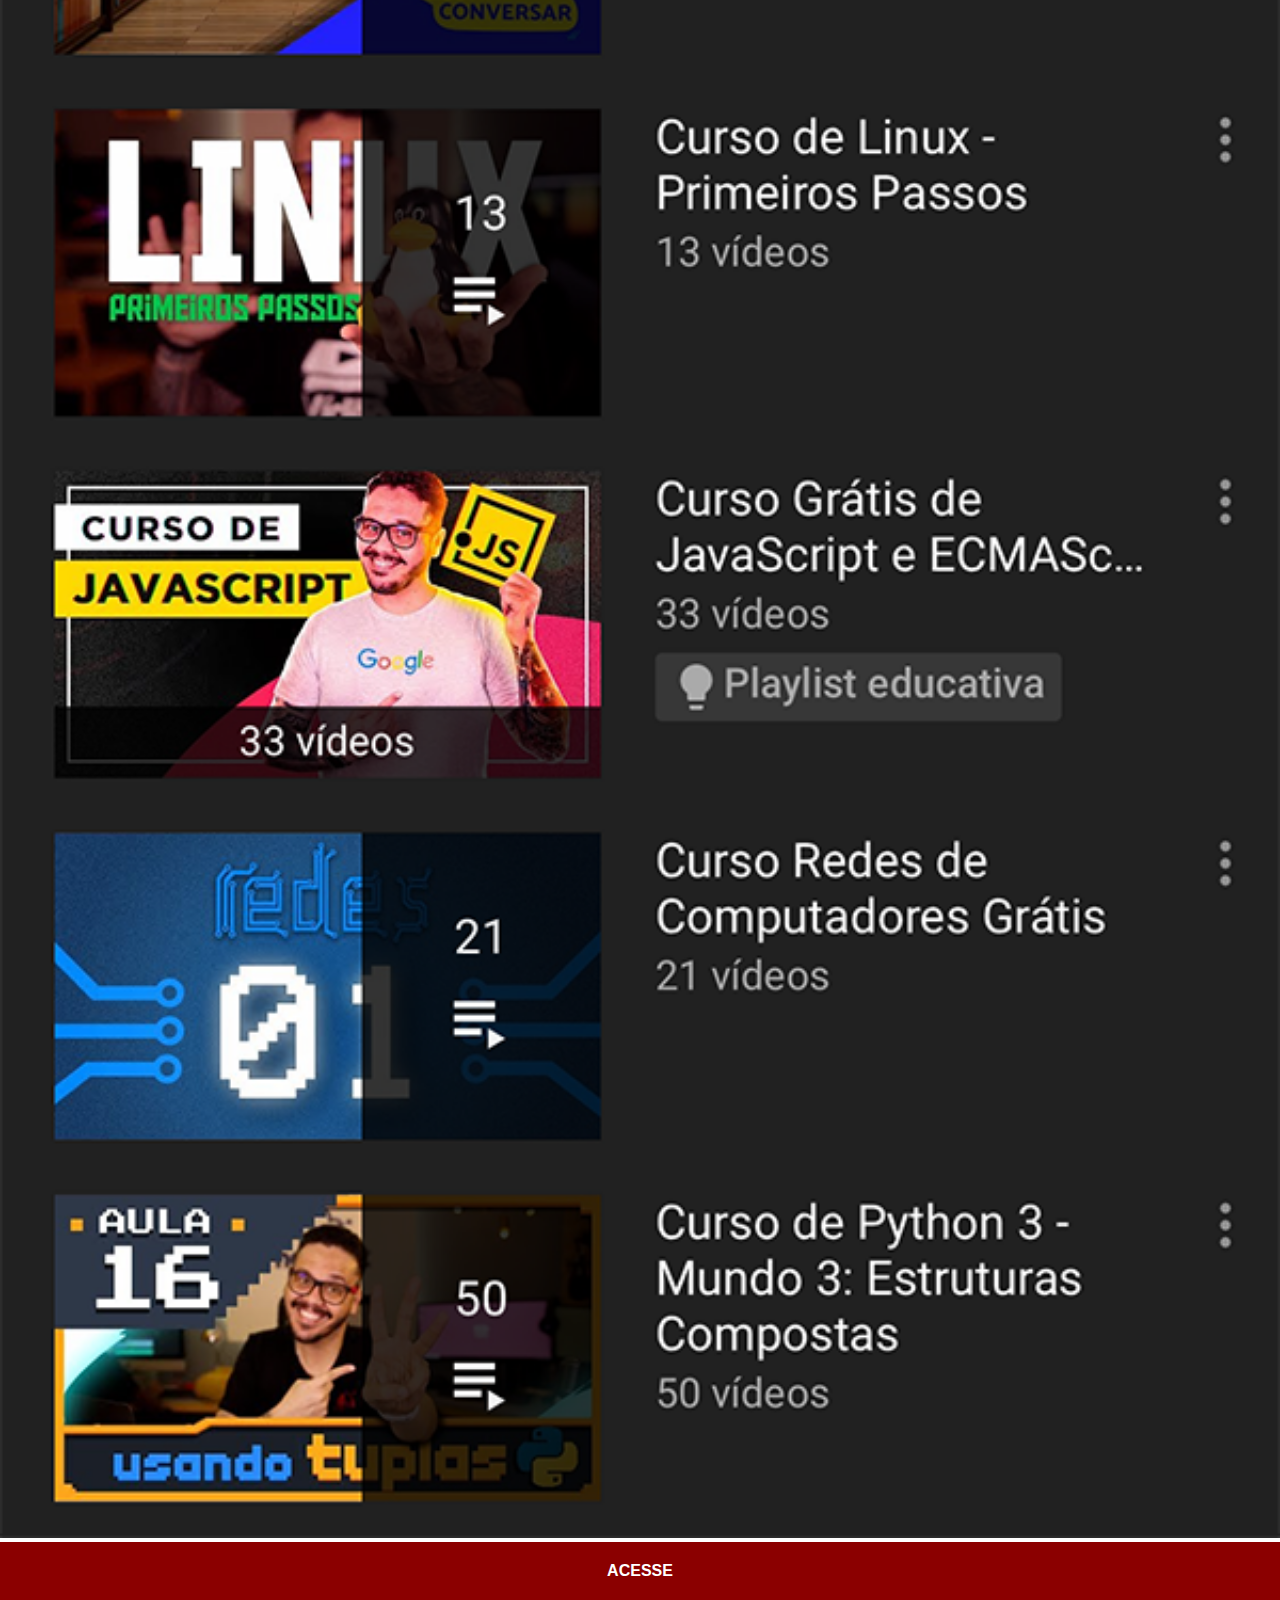
<file: youtube.html>
<!DOCTYPE html>
<html lang="pt-br">
<head>
    <meta charset="UTF-8">
    <meta name="viewport" content="width=device-width, initial-scale=1.0">
    <title>YouTube</title>
    <link rel="stylesheet" href="estilos/social.css">
</head>
<body>
    <img src="imagens/tela-youtube.png" alt="YouTube">
    <a href="https://www.youtube.com/c/CursoemV%C3%ADdeo" target="_blank">ACESSE</a>
</body>
</html>
</file>
<file: estilos/style.css>
@charset "UTF-8";

*{
    margin: 0px;
    padding: 0px;
    font-family: Arial, Helvetica, sans-serif;
}

html, body{
    height: 100vh;
    width: 100vw;
    background-color: black;
}

body{
    background: url('../imagens/fundo-madeira.jpg') no-repeat top center;
    background-size: cover;
    background-attachment: fixed;
}

main{
    height: 100vh;
    position: relative;

}

section#telefone{
    position: absolute;
    top: 50%;
    left: 50%;
    transform: translate(-50%, -50%);

    height: 627px;
    width: 311px;
    background: url('../imagens/frame-iphone.png') no-repeat;
}

iframe#tela{
    position: relative;
    top: 80px;
    left: 22px;
    width: 267px;
    height: 471px;
}

section#redes-sociais{
    text-align: right;
}

section#redes-sociais img{
    width: 50px;
    margin: 10px;
    border-radius: 50%;
    box-shadow: 2px 2px 5px rgba(0, 0, 0, 0.400);
    box-sizing: border-box;
}

section#redes-sociais img:hover{
    border: 2px solid white;
    transform: translate(-3px, -3px);
    box-shadow: 5px 5px 10px rgba(0, 0, 0, 0.600);
    transition: transform 0.5s;
}
</file>
<file: estilos/social.css>
@charset "UTF-8";

*{
    margin: 0px;
    padding: 0px;
    font-family: Arial, Helvetica, sans-serif;
}

::-webkit-scrollbar{
    width: 0px;
    height: 0px;
}

img{
    width: 100vw;
}

a{
    display: block;
    background-color: darkred;
    color: white;
    padding: 20px;
    text-align: center;
    font-weight: bolder;
    text-decoration: none;
}

a:hover{
    background-color: red;
}
</file>
